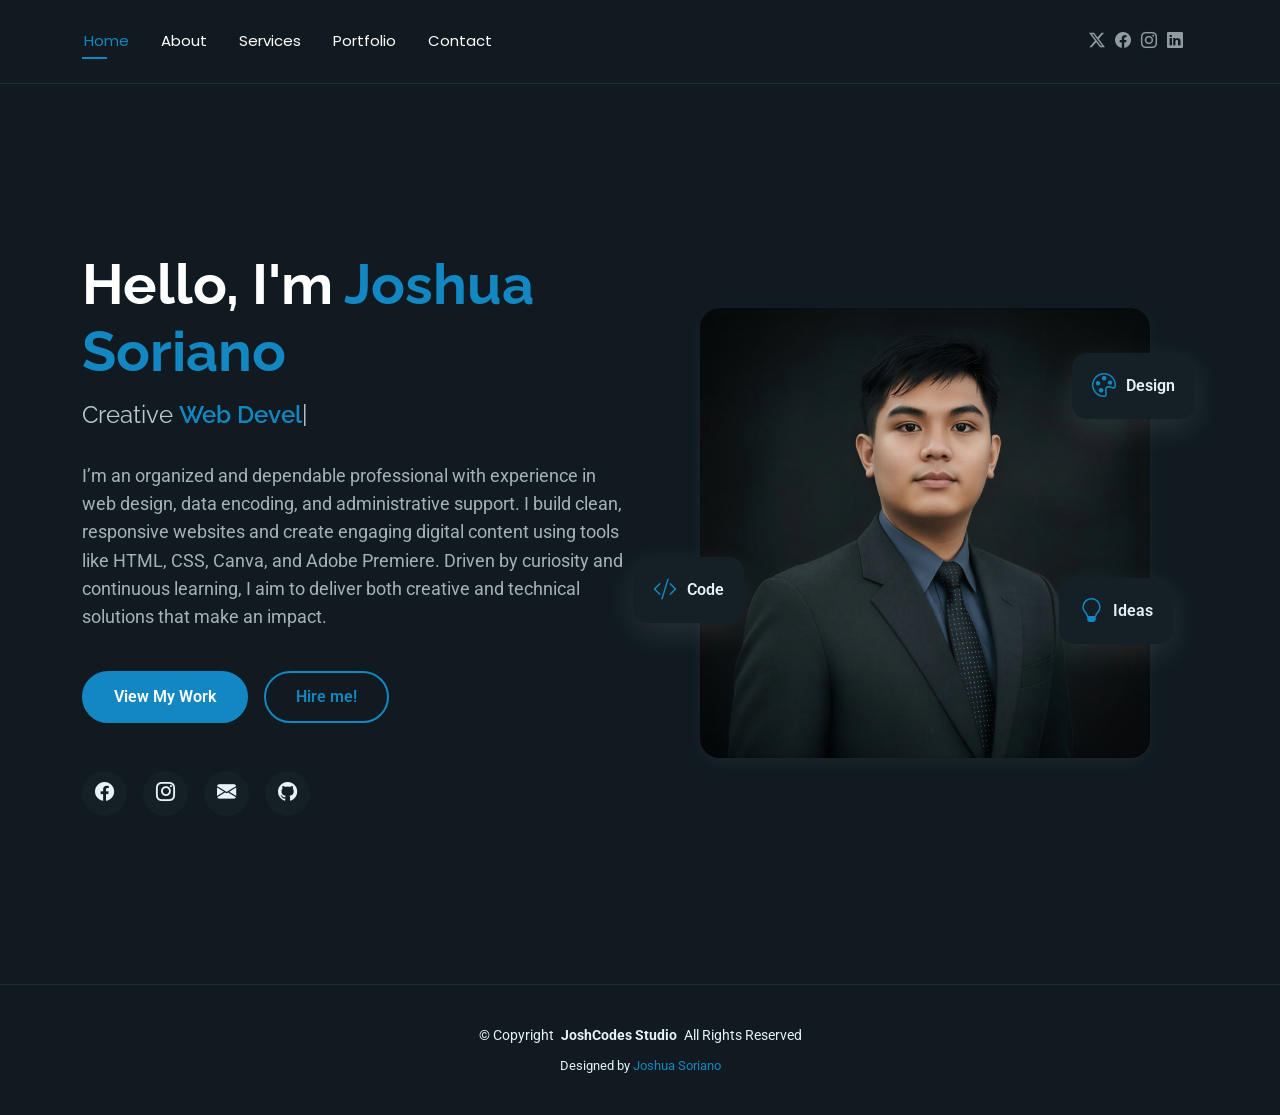
<file: index.html>
<!DOCTYPE html>
<html lang="en">

<head>
  <meta charset="utf-8">
  <meta content="width=device-width, initial-scale=1.0" name="viewport">
  <title>Home - JoshCodes Studio</title>
  <meta name="description" content="">
  <meta name="keywords" content="">
  <link href="assets/img/logo/logo.png" rel="icon" type="image/png">

  <!-- Fonts -->
  <link href="https://fonts.googleapis.com" rel="preconnect">
  <link href="https://fonts.gstatic.com" rel="preconnect" crossorigin>
  <link href="https://fonts.googleapis.com/css2?family=Roboto:ital,wght@0,100;0,300;0,400;0,500;0,700;0,900;1,100;1,300;1,400;1,500;1,700;1,900&family=Poppins:ital,wght@0,100;0,200;0,300;0,400;0,500;0,600;0,700;0,800;0,900;1,100;1,200;1,300;1,400;1,500;1,600;1,700;1,800;1,900&family=Raleway:ital,wght@0,100;0,200;0,300;0,400;0,500;0,600;0,700;0,800;0,900;1,100;1,200;1,300;1,400;1,500;1,600;1,700;1,800;1,900&display=swap" rel="stylesheet">

  <!-- Vendor CSS Files -->
  <link href="assets/vendor/bootstrap/css/bootstrap.min.css" rel="stylesheet">
  <link href="assets/vendor/bootstrap-icons/bootstrap-icons.css" rel="stylesheet">
  <link href="assets/vendor/aos/aos.css" rel="stylesheet">
  <link href="assets/vendor/swiper/swiper-bundle.min.css" rel="stylesheet">
  <link href="assets/vendor/glightbox/css/glightbox.min.css" rel="stylesheet">

  <!-- Main CSS File -->
  <link href="assets/css/main.css" rel="stylesheet">

  <!-- =======================================================
  * Template Name: FolioOne
  * Template URL: https://bootstrapmade.com/folioone-bootstrap-portfolio-website-template/
  * Updated: Aug 23 2025 with Bootstrap v5.3.7
  * Author: BootstrapMade.com
  * License: https://bootstrapmade.com/license/
  ======================================================== -->
</head>

<body class="index-page">

  <header id="header" class="header d-flex align-items-center light-background sticky-top">
    <div class="container position-relative d-flex align-items-center justify-content-between">

      <!-- <a href="index.html" class="logo d-flex align-items-center me-auto me-xl-0">
      <img src="assets/img/logo.webp" alt="">
      <h1 class="sitename">FolioOne</h1> 
    </a> -->

      <nav id="navmenu" class="navmenu">
        <ul>
          <li><a href="index.html" class="active">Home</a></li>
          <li><a href="about.html">About</a></li>
          <li><a href="services.html">Services</a></li>
          <li><a href="portfolio.html">Portfolio</a></li>
          <li><a href="contact.html">Contact</a></li>
        </ul>
        <i class="mobile-nav-toggle d-xl-none bi bi-list"></i>
      </nav>

      <div class="header-social-links">
        <a href="#" title="Twitter (Coming soon)"><i class="bi bi-twitter-x"></i></a>
        <a href="https://www.facebook.com/joshuasoriano26" target="_blank"><i class="bi bi-facebook"></i></a>
        <a href="https://www.instagram.com/joshua.soooo" target="_blank"><i class="bi bi-instagram"></i></a>
        <a href="#" title="LinkedIn (Coming soon)"><i class="bi bi-linkedin"></i></a>
      </div>

    </div>
  </header>

  <main class="main">

    <!-- Hero Section -->
    <section id="hero" class="hero section">

      <div class="container" data-aos="fade-up" data-aos-delay="100">

        <div class="row gy-4 align-items-center">
          <div class="col-lg-6 order-2 order-lg-1">
            <div class="hero-content">
              <h1 data-aos="fade-up" data-aos-delay="200">Hello, I'm <span class="highlight">Joshua Soriano</span></h1>
              <h2 data-aos="fade-up" data-aos-delay="300">Creative <span class="typed" data-typed-items="Web Developer, UI/UX Designer, Multimedia Editor, IT Support"></span></h2>
              <p data-aos="fade-up" data-aos-delay="400">
              I’m an organized and dependable professional with experience in web design, data encoding, and administrative support. 
              I build clean, responsive websites and create engaging digital content using tools like HTML, CSS, Canva, and Adobe Premiere. 
              Driven by curiosity and continuous learning, I aim to deliver both creative and technical solutions that make an impact.
              </p>
              <div class="hero-actions" data-aos="fade-up" data-aos-delay="500">              
                <a href="portfolio.html" class="btn btn-primary">View My Work</a>
                <a href="contact.html" class="btn btn-outline">Hire me!</a>
              </div>
              <div class="social-links" data-aos="fade-up" data-aos-delay="600">
                <a href="https://www.facebook.com/joshuasoriano26" target="_blank" class="facebook"><i class="bi bi-facebook"></i></a>
                <a href="https://www.instagram.com/joshua.soooo" target="_blank" class="instagram"><i class="bi bi-instagram"></i></a>
                <a href="mailto:joshuansoriano26@gmail.com" class="email"><i class="bi bi-envelope-fill"></i></a>
                <a href="https://github.com/joshuansoriano26" target="_blank" class="github"><i class="bi bi-github"></i></a>
              </div>                          
            </div>
          </div>
          <div class="col-lg-6 order-1 order-lg-2">
            <div class="hero-image" data-aos="zoom-in" data-aos-delay="300">
              <div class="image-wrapper">
                <img src="assets/img/profile/Portrait.png" alt="Sarah Mitchell" class="img-fluid">
                <div class="floating-elements">
                  <div class="floating-card design" data-aos="fade-left" data-aos-delay="700">
                    <i class="bi bi-palette"></i>
                    <span>Design</span>
                  </div>
                  <div class="floating-card code" data-aos="fade-right" data-aos-delay="800">
                    <i class="bi bi-code-slash"></i>
                    <span>Code</span>
                  </div>
                  <div class="floating-card creativity" data-aos="fade-up" data-aos-delay="900">
                    <i class="bi bi-lightbulb"></i>
                    <span>Ideas</span>
                  </div>
                </div>
              </div>
            </div>
          </div>
        </div>

      </div>

    </section><!-- /Hero Section -->

  </main>

  <footer id="footer" class="footer">

    <div class="container">
      <div class="copyright text-center ">
        <p>© <span>Copyright</span> <strong class="px-1 sitename">JoshCodes Studio</strong> <span>All Rights Reserved<br></span></p>
      </div>
      <div class="credits">
        Designed by <a href="https://www.facebook.com/joshuasoriano26">Joshua Soriano</a>
      </div>
    </div>

  </footer>

  <!-- Scroll Top -->
  <a href="#" id="scroll-top" class="scroll-top d-flex align-items-center justify-content-center"><i class="bi bi-arrow-up-short"></i></a>

  <!-- Preloader -->
  <div id="preloader"></div>

  <!-- Vendor JS Files -->
  <script src="assets/vendor/bootstrap/js/bootstrap.bundle.min.js"></script>
  <script src="assets/vendor/php-email-form/validate.js"></script>
  <script src="assets/vendor/aos/aos.js"></script>
  <script src="assets/vendor/typed.js/typed.umd.js"></script>
  <script src="assets/vendor/waypoints/noframework.waypoints.js"></script>
  <script src="assets/vendor/purecounter/purecounter_vanilla.js"></script>
  <script src="assets/vendor/swiper/swiper-bundle.min.js"></script>
  <script src="assets/vendor/imagesloaded/imagesloaded.pkgd.min.js"></script>
  <script src="assets/vendor/isotope-layout/isotope.pkgd.min.js"></script>
  <script src="assets/vendor/glightbox/js/glightbox.min.js"></script>

  <!-- Main JS File -->
  <script src="assets/js/main.js"></script>

</body>

</html>
</file>
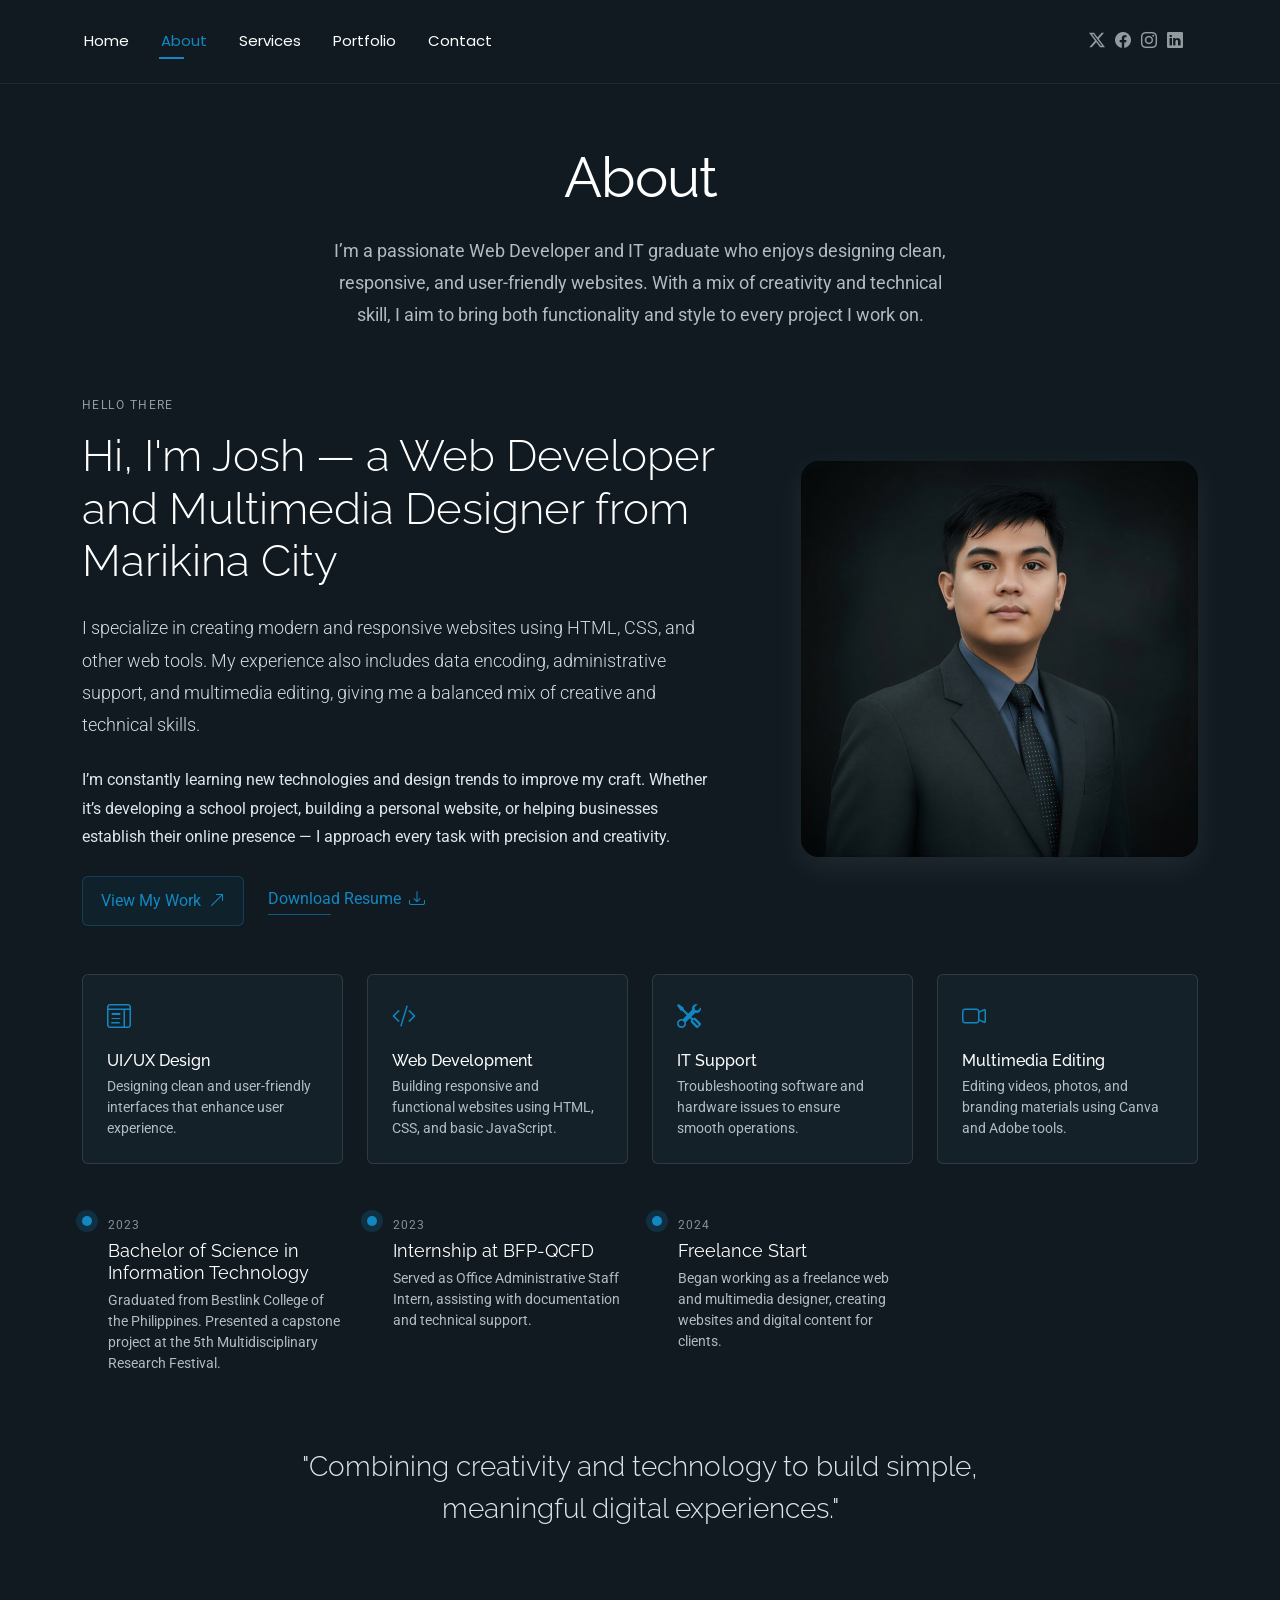
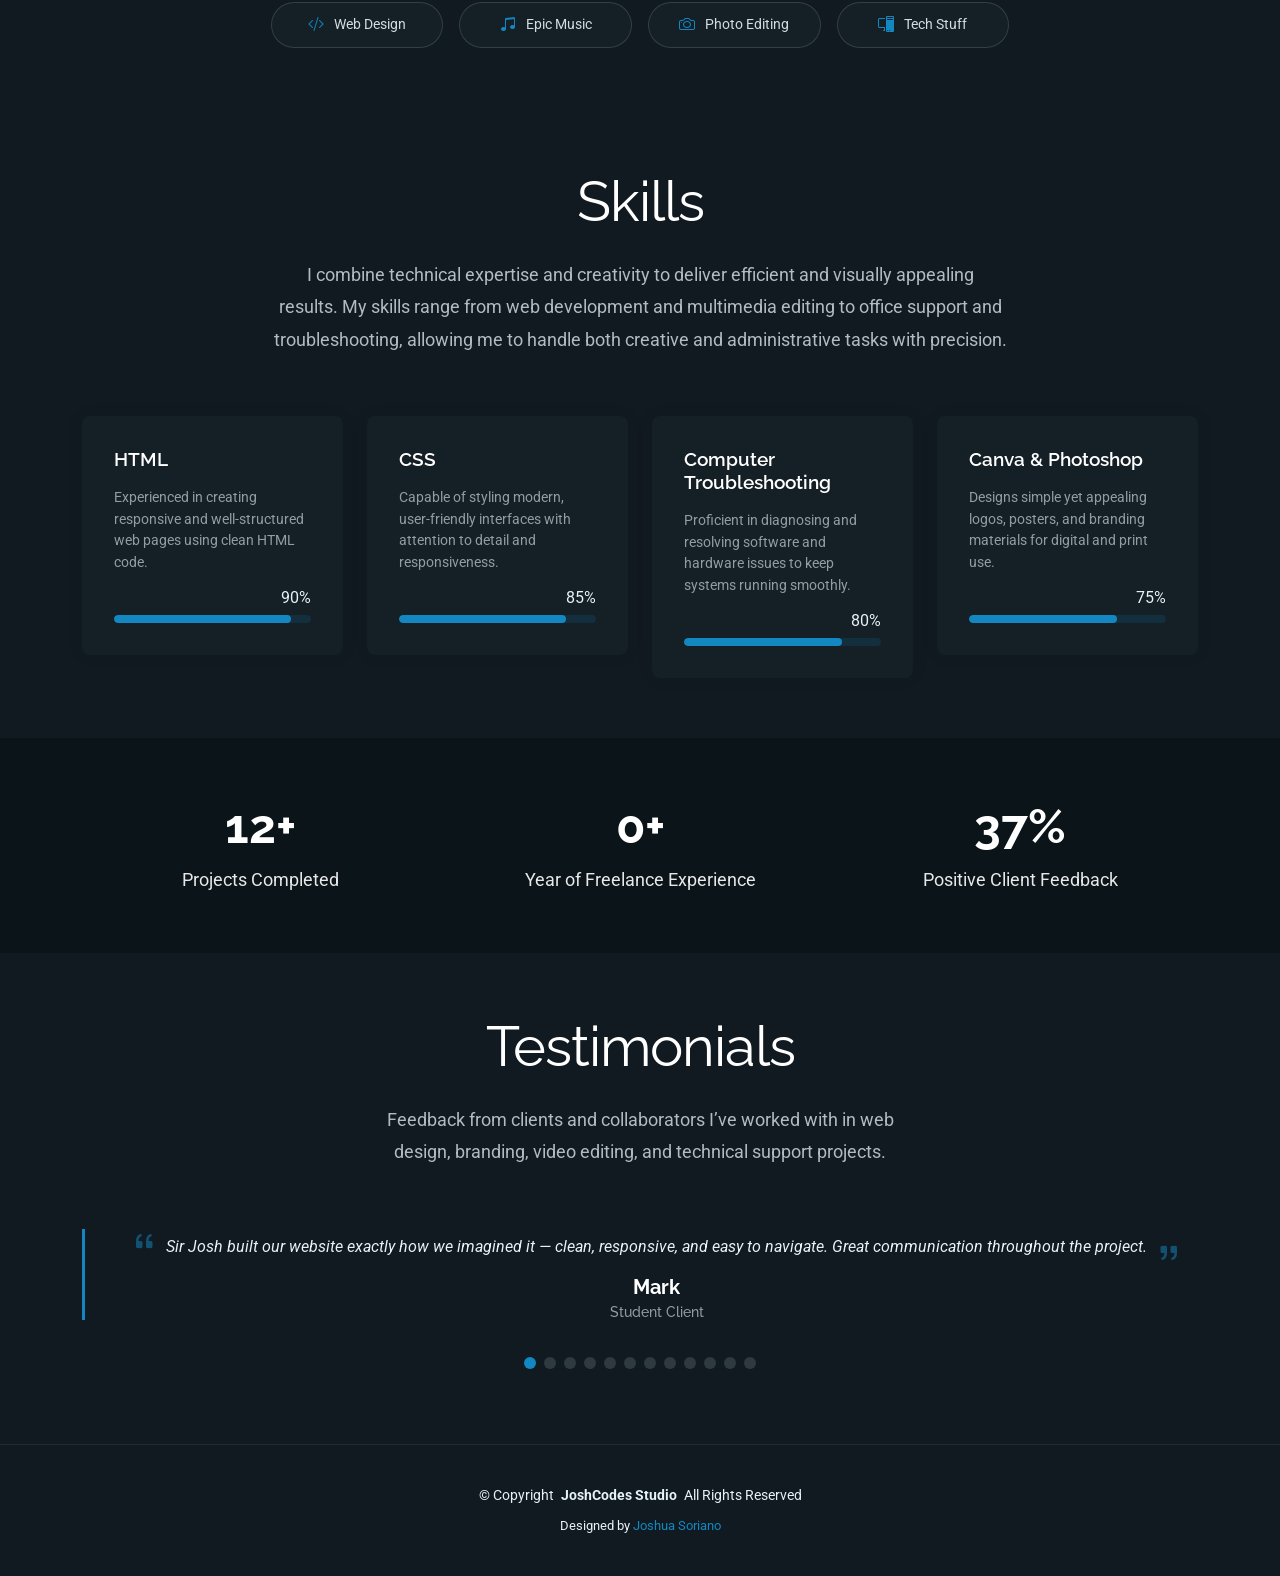
<file: about.html>
<!DOCTYPE html>
<html lang="en">

<head>
  <meta charset="utf-8">
  <meta content="width=device-width, initial-scale=1.0" name="viewport">
  <title>About - JoshCodes Studio</title>
  <meta name="description" content="">
  <meta name="keywords" content="">
  <link href="assets/img/logo/logo.png" rel="icon" type="image/png">

  <!-- Fonts -->
  <link href="https://fonts.googleapis.com" rel="preconnect">
  <link href="https://fonts.gstatic.com" rel="preconnect" crossorigin>
  <link href="https://fonts.googleapis.com/css2?family=Roboto:ital,wght@0,100;0,300;0,400;0,500;0,700;0,900;1,100;1,300;1,400;1,500;1,700;1,900&family=Poppins:ital,wght@0,100;0,200;0,300;0,400;0,500;0,600;0,700;0,800;0,900;1,100;1,200;1,300;1,400;1,500;1,600;1,700;1,800;1,900&family=Raleway:ital,wght@0,100;0,200;0,300;0,400;0,500;0,600;0,700;0,800;0,900;1,100;1,200;1,300;1,400;1,500;1,600;1,700;1,800;1,900&display=swap" rel="stylesheet">

  <!-- Vendor CSS Files -->
  <link href="assets/vendor/bootstrap/css/bootstrap.min.css" rel="stylesheet">
  <link href="assets/vendor/bootstrap-icons/bootstrap-icons.css" rel="stylesheet">
  <link href="assets/vendor/aos/aos.css" rel="stylesheet">
  <link href="assets/vendor/swiper/swiper-bundle.min.css" rel="stylesheet">
  <link href="assets/vendor/glightbox/css/glightbox.min.css" rel="stylesheet">

  <!-- Main CSS File -->
  <link href="assets/css/main.css" rel="stylesheet">

  <!-- =======================================================
  * Template Name: FolioOne
  * Template URL: https://bootstrapmade.com/folioone-bootstrap-portfolio-website-template/
  * Updated: Aug 23 2025 with Bootstrap v5.3.7
  * Author: BootstrapMade.com
  * License: https://bootstrapmade.com/license/
  ======================================================== -->
</head>

<body class="about-page">

  <header id="header" class="header d-flex align-items-center light-background sticky-top">
    <div class="container position-relative d-flex align-items-center justify-content-between">

      <!-- <a href="index.html" class="logo d-flex align-items-center me-auto me-xl-0">
      <img src="assets/img/logo.webp" alt="">
      <h1 class="sitename">FolioOne</h1> 
    </a> -->

      <nav id="navmenu" class="navmenu">
        <ul>
          <li><a href="index.html">Home</a></li>
          <li><a href="about.html" class="active">About</a></li>
          <li><a href="services.html">Services</a></li>
          <li><a href="portfolio.html">Portfolio</a></li>
          <li><a href="contact.html">Contact</a></li>
        </ul>
        <i class="mobile-nav-toggle d-xl-none bi bi-list"></i>
      </nav>

      <div class="header-social-links">
        <a href="#" title="Twitter (Coming soon)"><i class="bi bi-twitter-x"></i></a>
        <a href="https://www.facebook.com/joshuasoriano26" target="_blank"><i class="bi bi-facebook"></i></a>
        <a href="https://www.instagram.com/joshua.soooo" target="_blank"><i class="bi bi-instagram"></i></a>
        <a href="#" title="LinkedIn (Coming soon)"><i class="bi bi-linkedin"></i></a>
      </div>

    </div>
  </header>

  <main class="main">

    <!-- About Section -->
    <section id="about" class="about section">

      <!-- Section Title -->
      <div class="container section-title" data-aos="fade-up">
        <h2>About</h2>
        <p>I’m a passionate Web Developer and IT graduate who enjoys designing clean, responsive, and user-friendly websites. With a mix of creativity and technical skill, I aim to bring both functionality and style to every project I work on.</p>
      </div><!-- End Section Title -->
    
      <div class="container" data-aos="fade-up" data-aos-delay="100">

        <!-- Intro + Photo -->
        <div class="row align-items-center justify-content-between gy-5 mb-5">
          <div class="col-lg-7" data-aos="fade-right" data-aos-delay="150">
            <div class="intro-content">
              <span class="eyebrow">Hello there</span>
              <h2 class="headline">Hi, I'm Josh — a Web Developer and Multimedia Designer from Marikina City</h2>
              <p class="lead">
                I specialize in creating modern and responsive websites using HTML, CSS, and other web tools. My experience also includes data encoding, administrative support, and multimedia editing, giving me a balanced mix of creative and technical skills.
              </p>
              <p>
                I’m constantly learning new technologies and design trends to improve my craft. Whether it’s developing a school project, building a personal website, or helping businesses establish their online presence — I approach every task with precision and creativity.
              </p>
    
              <div class="cta-group">
                <a href="portfolio.html" class="btn-ghost">
                  View My Work <i class="bi bi-arrow-up-right"></i>
                </a>
                <a href="assets/Resumé.pdf" class="link-underline" download>
                  Download Resume <i class="bi bi-download"></i>
                </a>
              </div>
            </div>
          </div>
    
          <div class="col-lg-5" data-aos="zoom-in" data-aos-delay="250">
            <figure class="profile-figure text-center text-lg-end">
              <img src="assets/img/profile/Portrait.png" alt="Portrait of Joshua Soriano" class="img-fluid profile-photo">
            </figure>
          </div>
        </div>
        <!-- End Intro + Photo -->

        <!-- Skills Grid -->
        <div class="mb-5">
          <div class="row g-4">
            <div class="col-6 col-md-4 col-lg-3" data-aos="fade-up" data-aos-delay="120">
              <div class="skill-item">
                <i class="bi bi-layout-text-window"></i>
                <h3>UI/UX Design</h3>
                <p>Designing clean and user-friendly interfaces that enhance user experience.</p>
              </div>
            </div>
            <div class="col-6 col-md-4 col-lg-3" data-aos="fade-up" data-aos-delay="180">
              <div class="skill-item">
                <i class="bi bi-code-slash"></i>
                <h3>Web Development</h3>
                <p>Building responsive and functional websites using HTML, CSS, and basic JavaScript.</p>
              </div>
            </div>
            <div class="col-6 col-md-4 col-lg-3" data-aos="fade-up" data-aos-delay="240">
              <div class="skill-item">
                <i class="bi bi-tools"></i>
                <h3>IT Support</h3>
                <p>Troubleshooting software and hardware issues to ensure smooth operations.</p>
              </div>
            </div>
            <div class="col-6 col-md-4 col-lg-3" data-aos="fade-up" data-aos-delay="300">
              <div class="skill-item">
                <i class="bi bi-camera-video"></i>
                <h3>Multimedia Editing</h3>
                <p>Editing videos, photos, and branding materials using Canva and Adobe tools.</p>
              </div>
            </div>
          </div>
        </div>
        <!-- End Skills Grid -->

        <!-- Journey Timeline -->
        <div class="mb-5">
          <div class="row g-4">
            <div class="col-md-6 col-lg-3" data-aos="fade-up" data-aos-delay="120">
              <article class="timeline-item">
                <span class="dot"></span>
                <time>2023</time>
                <h4>Bachelor of Science in Information Technology</h4>
                <p>Graduated from Bestlink College of the Philippines. Presented a capstone project at the 5th Multidisciplinary Research Festival.</p>
              </article>
            </div>
            <div class="col-md-6 col-lg-3" data-aos="fade-up" data-aos-delay="180">
              <article class="timeline-item">
                <span class="dot"></span>
                <time>2023</time>
                <h4>Internship at BFP-QCFD</h4>
                <p>Served as Office Administrative Staff Intern, assisting with documentation and technical support.</p>
              </article>
            </div>
            <div class="col-md-6 col-lg-3" data-aos="fade-up" data-aos-delay="240">
              <article class="timeline-item">
                <span class="dot"></span>
                <time>2024</time>
                <h4>Freelance Start</h4>
                <p>Began working as a freelance web and multimedia designer, creating websites and digital content for clients.</p>
              </article>
            </div>
          </div>
        </div>
        <!-- End Journey Timeline -->

        <!-- Quote -->
        <blockquote class="personal-quote text-center mb-5" data-aos="fade-down" data-aos-delay="200">
          <p>"Combining creativity and technology to build simple, meaningful digital experiences."</p>
        </blockquote>
        <!-- End Quote -->

        <!-- Fun Facts -->
        <div class="row g-3 justify-content-center">
          <div class="col-6 col-md-3 col-lg-2" data-aos="zoom-in" data-aos-delay="120">
            <div class="fact-pill">
              <i class="bi bi-code-slash"></i>
              <span>Web Design</span>
            </div>
          </div>
          <div class="col-6 col-md-3 col-lg-2" data-aos="zoom-in" data-aos-delay="160">
            <div class="fact-pill">
              <i class="bi bi-music-note-beamed"></i>
              <span>Epic Music</span>
            </div>
          </div>
          <div class="col-6 col-md-3 col-lg-2" data-aos="zoom-in" data-aos-delay="200">
            <div class="fact-pill">
              <i class="bi bi-camera"></i>
              <span>Photo Editing</span>
            </div>
          </div>
          <div class="col-6 col-md-3 col-lg-2" data-aos="zoom-in" data-aos-delay="240">
            <div class="fact-pill">
              <i class="bi bi-pc-display"></i>
              <span>Tech Stuff</span>
            </div>
          </div>
        </div>
        
        <!-- End Fun Facts -->

      </div>

    </section><!-- /About Section -->

    <!-- Skills Section -->
    <section id="skills" class="skills section">

      <!-- Section Title -->
      <div class="container section-title" data-aos="fade-up">
        <h2>Skills</h2>
        <p>
          I combine technical expertise and creativity to deliver efficient and visually appealing results. 
          My skills range from web development and multimedia editing to office support and troubleshooting, 
          allowing me to handle both creative and administrative tasks with precision.
        </p>
      </div>
      <!-- End Section Title -->

      <div class="container" data-aos="fade-up" data-aos-delay="100">

        <div class="row g-4 skills-animation">
      
          <div class="col-md-6 col-lg-3" data-aos="fade-up" data-aos-delay="100">
            <div class="skill-box">
              <h3>HTML</h3>
              <p>Experienced in creating responsive and well-structured web pages using clean HTML code.</p>
              <span class="text-end d-block">90%</span>
              <div class="progress">
                <div class="progress-bar" role="progressbar" aria-valuenow="90" aria-valuemin="0" aria-valuemax="100"></div>
              </div>
            </div>
          </div>
      
          <div class="col-md-6 col-lg-3" data-aos="fade-up" data-aos-delay="200">
            <div class="skill-box">
              <h3>CSS</h3>
              <p>Capable of styling modern, user-friendly interfaces with attention to detail and responsiveness.</p>
              <span class="text-end d-block">85%</span>
              <div class="progress">
                <div class="progress-bar" role="progressbar" aria-valuenow="85" aria-valuemin="0" aria-valuemax="100"></div>
              </div>
            </div>
          </div>
      
          <div class="col-md-6 col-lg-3" data-aos="fade-up" data-aos-delay="300">
            <div class="skill-box">
              <h3>Computer Troubleshooting</h3>
              <p>Proficient in diagnosing and resolving software and hardware issues to keep systems running smoothly.</p>
              <span class="text-end d-block">80%</span>
              <div class="progress">
                <div class="progress-bar" role="progressbar" aria-valuenow="80" aria-valuemin="0" aria-valuemax="100"></div>
              </div>
            </div>
          </div>
      
          <div class="col-md-6 col-lg-3" data-aos="fade-up" data-aos-delay="400">
            <div class="skill-box">
              <h3>Canva & Photoshop</h3>
              <p>Designs simple yet appealing logos, posters, and branding materials for digital and print use.</p>
              <span class="text-end d-block">75%</span>
              <div class="progress">
                <div class="progress-bar" role="progressbar" aria-valuenow="75" aria-valuemin="0" aria-valuemax="100"></div>
              </div>
            </div>
          </div>
      
        </div>
      
      </div>
      

    </section><!-- /Skills Section -->

    <!-- Stats Section -->
    <section id="stats" class="stats section dark-background">

      <div class="container" data-aos="fade-up" data-aos-delay="100">
    
        <div class="row justify-content-center text-center counters">
    
          <div class="col-md-4" data-aos="fade-up" data-aos-delay="200">
            <h2>
              <span data-purecounter-start="0" data-purecounter-end="30" data-purecounter-duration="1" class="purecounter"></span>+
            </h2>
            <p>Projects Completed</p>
          </div>
    
          <div class="col-md-4" data-aos="fade-up" data-aos-delay="300">
            <h2>
              <span data-purecounter-start="0" data-purecounter-end="1" data-purecounter-duration="1" class="purecounter"></span>+
            </h2>
            <p>Year of Freelance Experience</p>
          </div>
    
          <div class="col-md-4" data-aos="fade-up" data-aos-delay="400">
            <h2>
              <span data-purecounter-start="0" data-purecounter-end="90" data-purecounter-duration="1" class="purecounter"></span>%
            </h2>
            <p>Positive Client Feedback</p>
          </div>
    
        </div>
    
      </div>
    
    </section>
    
    <!-- /Stats Section -->

    <!-- Testimonials Section -->
    <section id="testimonials" class="testimonials section">

      <!-- Section Title -->
      <div class="container section-title" data-aos="fade-up">
        <h2>Testimonials</h2>
        <p>Feedback from clients and collaborators I’ve worked with in web design, branding, video editing, and technical support projects.</p>
      </div><!-- End Section Title -->
    
      <div class="container" data-aos="fade-up" data-aos-delay="100">
    
        <div class="swiper init-swiper">
          <script type="application/json" class="swiper-config">
            {
              "loop": true,
              "speed": 600,
              "autoplay": {
                "delay": 5000
              },
              "slidesPerView": "auto",
              "pagination": {
                "el": ".swiper-pagination",
                "type": "bullets",
                "clickable": true
              }
            }
          </script>
    
          <div class="swiper-wrapper">
    
            <!-- 1 -->
            <div class="swiper-slide">
              <div class="testimonial-item text-center">
                <div class="testimonial-content">
                  <p>
                    <i class="bi bi-quote quote-icon-left"></i>
                    <span>Sir Josh built our website exactly how we imagined it — clean, responsive, and easy to navigate. Great communication throughout the project.</span>
                    <i class="bi bi-quote quote-icon-right"></i>
                  </p>
                  <h3>Mark</h3>
                  <h4>Student Client</h4>
                </div>
              </div>
            </div>
    
            <!-- 2 -->
            <div class="swiper-slide">
              <div class="testimonial-item text-center">
                <div class="testimonial-content">
                  <p>
                    <i class="bi bi-quote quote-icon-left"></i>
                    <span>He helped redesign my small business page and made it more professional-looking. Highly reliable and easy to talk to.</span>
                    <i class="bi bi-quote quote-icon-right"></i>
                  </p>
                  <h3>Ana</h3>
                  <h4>Online Seller</h4>
                </div>
              </div>
            </div>
    
            <!-- 3 -->
            <div class="swiper-slide">
              <div class="testimonial-item text-center">
                <div class="testimonial-content">
                  <p>
                    <i class="bi bi-quote quote-icon-left"></i>
                    <span>I loved the logo he designed for my small brand. Simple but unique — it perfectly matched my business style.</span>
                    <i class="bi bi-quote quote-icon-right"></i>
                  </p>
                  <h3>Ella</h3>
                  <h4>Logo Design Client</h4>
                </div>
              </div>
            </div>
    
            <!-- 4 -->
            <div class="swiper-slide">
              <div class="testimonial-item text-center">
                <div class="testimonial-content">
                  <p>
                    <i class="bi bi-quote quote-icon-left"></i>
                    <span>Kuya Josh edited our short promo video for school — it looked very clean and professional. Fast turnaround too!</span>
                    <i class="bi bi-quote quote-icon-right"></i>
                  </p>
                  <h3>Renz</h3>
                  <h4>Video Editing Client</h4>
                </div>
              </div>
            </div>
    
            <!-- 5 -->
            <div class="swiper-slide">
              <div class="testimonial-item text-center">
                <div class="testimonial-content">
                  <p>
                    <i class="bi bi-quote quote-icon-left"></i>
                    <span>I asked him to make a short montage with captions for our event — everything turned out great. Excellent attention to detail!</span>
                    <i class="bi bi-quote quote-icon-right"></i>
                  </p>
                  <h3>Mae</h3>
                  <h4>Multimedia Project</h4>
                </div>
              </div>
            </div>
    
            <!-- 6 -->
            <div class="swiper-slide">
              <div class="testimonial-item text-center">
                <div class="testimonial-content">
                  <p>
                    <i class="bi bi-quote quote-icon-left"></i>
                    <span>Very accommodating and professional. He helped me fix my laptop and organize my files quickly and efficiently.</span>
                    <i class="bi bi-quote quote-icon-right"></i>
                  </p>
                  <h3>Leo</h3>
                  <h4>IT Support Client</h4>
                </div>
              </div>
            </div>
    
            <!-- 7 -->
            <div class="swiper-slide">
              <div class="testimonial-item text-center">
                <div class="testimonial-content">
                  <p>
                    <i class="bi bi-quote quote-icon-left"></i>
                    <span>Josh designed a clean landing page for our research project. It was easy to use and looked professional on all devices.</span>
                    <i class="bi bi-quote quote-icon-right"></i>
                  </p>
                  <h3>Carl</h3>
                  <h4>Academic Project</h4>
                </div>
              </div>
            </div>
    
            <!-- 8 -->
            <div class="swiper-slide">
              <div class="testimonial-item text-center">
                <div class="testimonial-content">
                  <p>
                    <i class="bi bi-quote quote-icon-left"></i>
                    <span>I needed a quick logo for my vlog page — Joshua delivered within a day! Great creativity and simplicity.</span>
                    <i class="bi bi-quote quote-icon-right"></i>
                  </p>
                  <h3>Bea</h3>
                  <h4>Vlogger Client</h4>
                </div>
              </div>
            </div>
    
            <!-- 9 -->
            <div class="swiper-slide">
              <div class="testimonial-item text-center">
                <div class="testimonial-content">
                  <p>
                    <i class="bi bi-quote quote-icon-left"></i>
                    <span>He created an intro video for our presentation using CapCut — everyone in class loved it. Highly recommended!</span>
                    <i class="bi bi-quote quote-icon-right"></i>
                  </p>
                  <h3>Steve</h3>
                  <h4>Video Editing Project</h4>
                </div>
              </div>
            </div>
    
            <!-- 10 -->
            <div class="swiper-slide">
              <div class="testimonial-item text-center">
                <div class="testimonial-content">
                  <p>
                    <i class="bi bi-quote quote-icon-left"></i>
                    <span>He helped our team format reports and fix data layouts in Excel — very organized and dependable.</span>
                    <i class="bi bi-quote quote-icon-right"></i>
                  </p>
                  <h3>Grace</h3>
                  <h4>Admin Task Support</h4>
                </div>
              </div>
            </div>
    
            <!-- 11 -->
            <div class="swiper-slide">
              <div class="testimonial-item text-center">
                <div class="testimonial-content">
                  <p>
                    <i class="bi bi-quote quote-icon-left"></i>
                    <span>Josh helped me troubleshoot some website issues — he was patient and explained everything clearly. Great service!</span>
                    <i class="bi bi-quote quote-icon-right"></i>
                  </p>
                  <h3>Ian</h3>
                  <h4>Technical Support Client</h4>
                </div>
              </div>
            </div>
    
            <!-- 12 -->
            <div class="swiper-slide">
              <div class="testimonial-item text-center">
                <div class="testimonial-content">
                  <p>
                    <i class="bi bi-quote quote-icon-left"></i>
                    <span>Easy to work with and delivers quality results. I’ve collaborated with him twice already for digital posters and layout designs.</span>
                    <i class="bi bi-quote quote-icon-right"></i>
                  </p>
                  <h3>Lara</h3>
                  <h4>Graphic Design Client</h4>
                </div>
              </div>
            </div>
    
          </div>
          <div class="swiper-pagination"></div>
        </div>
    
      </div>
    
    </section>    
    <!-- /Testimonials Section -->

  </main>

  <footer id="footer" class="footer">

    <div class="container">
      <div class="copyright text-center ">
        <p>© <span>Copyright</span> <strong class="px-1 sitename">JoshCodes Studio</strong> <span>All Rights Reserved<br></span></p>
      </div>
      <div class="credits">
        Designed by <a href="https://www.facebook.com/joshuasoriano26">Joshua Soriano</a>
      </div>
    </div>

  </footer>

  <!-- Scroll Top -->
  <a href="#" id="scroll-top" class="scroll-top d-flex align-items-center justify-content-center"><i class="bi bi-arrow-up-short"></i></a>

  <!-- Preloader -->
  <div id="preloader"></div>

  <!-- Vendor JS Files -->
  <script src="assets/vendor/bootstrap/js/bootstrap.bundle.min.js"></script>
  <script src="assets/vendor/php-email-form/validate.js"></script>
  <script src="assets/vendor/aos/aos.js"></script>
  <script src="assets/vendor/typed.js/typed.umd.js"></script>
  <script src="assets/vendor/waypoints/noframework.waypoints.js"></script>
  <script src="assets/vendor/purecounter/purecounter_vanilla.js"></script>
  <script src="assets/vendor/swiper/swiper-bundle.min.js"></script>
  <script src="assets/vendor/imagesloaded/imagesloaded.pkgd.min.js"></script>
  <script src="assets/vendor/isotope-layout/isotope.pkgd.min.js"></script>
  <script src="assets/vendor/glightbox/js/glightbox.min.js"></script>

  <!-- Main JS File -->
  <script src="assets/js/main.js"></script>

</body>

</html>
</file>
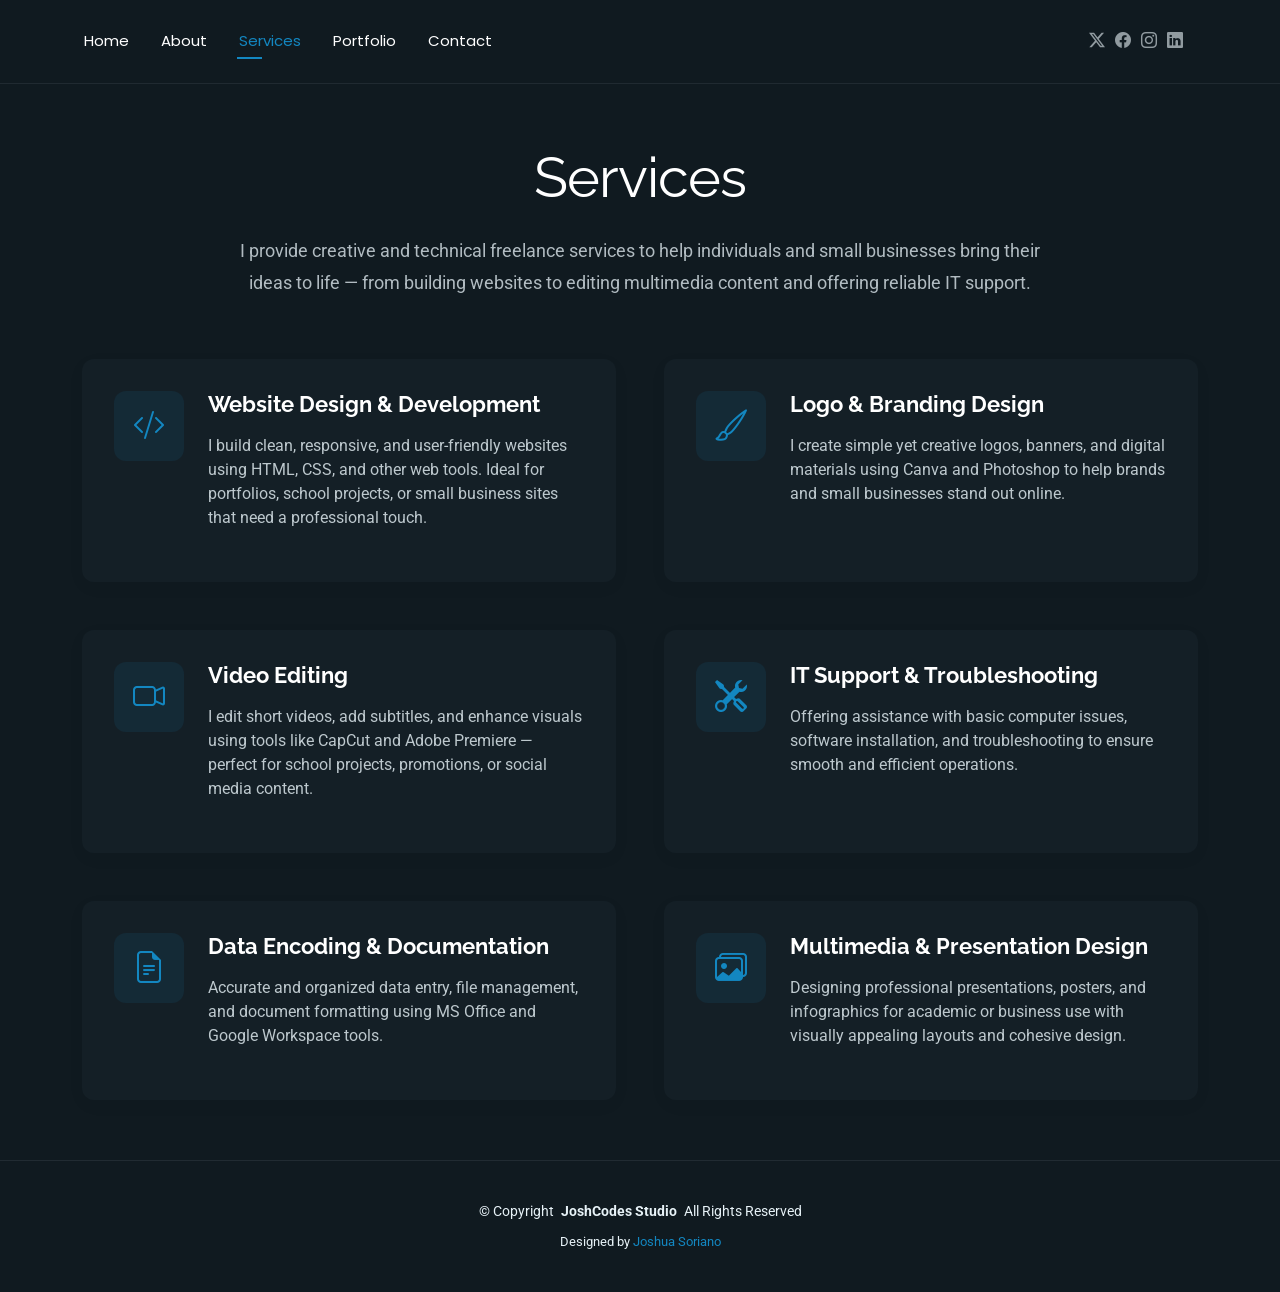
<file: services.html>
<!DOCTYPE html>
<html lang="en">

<head>
  <meta charset="utf-8">
  <meta content="width=device-width, initial-scale=1.0" name="viewport">
  <title>Services - JoshCodes Studio</title>
  <meta name="description" content="">
  <meta name="keywords" content="">
  <link href="assets/img/logo/logo.png" rel="icon" type="image/png">

  <!-- Fonts -->
  <link href="https://fonts.googleapis.com" rel="preconnect">
  <link href="https://fonts.gstatic.com" rel="preconnect" crossorigin>
  <link href="https://fonts.googleapis.com/css2?family=Roboto:ital,wght@0,100;0,300;0,400;0,500;0,700;0,900;1,100;1,300;1,400;1,500;1,700;1,900&family=Poppins:ital,wght@0,100;0,200;0,300;0,400;0,500;0,600;0,700;0,800;0,900;1,100;1,200;1,300;1,400;1,500;1,600;1,700;1,800;1,900&family=Raleway:ital,wght@0,100;0,200;0,300;0,400;0,500;0,600;0,700;0,800;0,900;1,100;1,200;1,300;1,400;1,500;1,600;1,700;1,800;1,900&display=swap" rel="stylesheet">

  <!-- Vendor CSS Files -->
  <link href="assets/vendor/bootstrap/css/bootstrap.min.css" rel="stylesheet">
  <link href="assets/vendor/bootstrap-icons/bootstrap-icons.css" rel="stylesheet">
  <link href="assets/vendor/aos/aos.css" rel="stylesheet">
  <link href="assets/vendor/swiper/swiper-bundle.min.css" rel="stylesheet">
  <link href="assets/vendor/glightbox/css/glightbox.min.css" rel="stylesheet">

  <!-- Main CSS File -->
  <link href="assets/css/main.css" rel="stylesheet">
</head>

<body class="services-page">

  <header id="header" class="header d-flex align-items-center light-background sticky-top">
    <div class="container position-relative d-flex align-items-center justify-content-between">

      <nav id="navmenu" class="navmenu">
        <ul>
          <li><a href="index.html">Home</a></li>
          <li><a href="about.html">About</a></li>
          <li><a href="services.html" class="active">Services</a></li>
          <li><a href="portfolio.html">Portfolio</a></li>
          <li><a href="contact.html">Contact</a></li>
        </ul>
        <i class="mobile-nav-toggle d-xl-none bi bi-list"></i>
      </nav>

      <div class="header-social-links">
        <a href="#" title="Twitter (Coming soon)"><i class="bi bi-twitter-x"></i></a>
        <a href="https://www.facebook.com/joshuasoriano26" target="_blank"><i class="bi bi-facebook"></i></a>
        <a href="#" title="Instagram (Coming soon)"><i class="bi bi-instagram"></i></a>
        <a href="#" title="LinkedIn (Coming soon)"><i class="bi bi-linkedin"></i></a>
      </div>

    </div>
  </header>

  <main class="main">

    <!-- Services Section -->
    <section id="services" class="services section">

      <!-- Section Title -->
      <div class="container section-title" data-aos="fade-up">
        <h2>Services</h2>
        <p>I provide creative and technical freelance services to help individuals and small businesses bring their ideas to life — from building websites to editing multimedia content and offering reliable IT support.</p>
      </div><!-- End Section Title -->
    
      <div class="container" data-aos="fade-up" data-aos-delay="100">
    
        <div class="row justify-content-center g-5">
    
          <!-- Web Development -->
          <div class="col-md-6" data-aos="fade-right" data-aos-delay="100">
            <div class="service-item">
              <div class="service-icon">
                <i class="bi bi-code-slash"></i>
              </div>
              <div class="service-content">
                <h3>Website Design & Development</h3>
                <p>I build clean, responsive, and user-friendly websites using HTML, CSS, and other web tools. Ideal for portfolios, school projects, or small business sites that need a professional touch.</p>
              </div>
            </div>
          </div>
    
          <!-- Logo & Branding -->
          <div class="col-md-6" data-aos="fade-left" data-aos-delay="100">
            <div class="service-item">
              <div class="service-icon">
                <i class="bi bi-brush"></i>
              </div>
              <div class="service-content">
                <h3>Logo & Branding Design</h3>
                <p>I create simple yet creative logos, banners, and digital materials using Canva and Photoshop to help brands and small businesses stand out online.</p>
              </div>
            </div>
          </div>
    
          <!-- Video Editing -->
          <div class="col-md-6" data-aos="fade-right" data-aos-delay="200">
            <div class="service-item">
              <div class="service-icon">
                <i class="bi bi-camera-video"></i>
              </div>
              <div class="service-content">
                <h3>Video Editing</h3>
                <p>I edit short videos, add subtitles, and enhance visuals using tools like CapCut and Adobe Premiere — perfect for school projects, promotions, or social media content.</p>
              </div>
            </div>
          </div>
    
          <!-- IT Support -->
          <div class="col-md-6" data-aos="fade-left" data-aos-delay="200">
            <div class="service-item">
              <div class="service-icon">
                <i class="bi bi-tools"></i>
              </div>
              <div class="service-content">
                <h3>IT Support & Troubleshooting</h3>
                <p>Offering assistance with basic computer issues, software installation, and troubleshooting to ensure smooth and efficient operations.</p>
              </div>
            </div>
          </div>
    
          <!-- Data Encoding -->
          <div class="col-md-6" data-aos="fade-right" data-aos-delay="300">
            <div class="service-item">
              <div class="service-icon">
                <i class="bi bi-file-earmark-text"></i>
              </div>
              <div class="service-content">
                <h3>Data Encoding & Documentation</h3>
                <p>Accurate and organized data entry, file management, and document formatting using MS Office and Google Workspace tools.</p>
              </div>
            </div>
          </div>
    
          <!-- Multimedia Design -->
          <div class="col-md-6" data-aos="fade-left" data-aos-delay="300">
            <div class="service-item">
              <div class="service-icon">
                <i class="bi bi-images"></i>
              </div>
              <div class="service-content">
                <h3>Multimedia & Presentation Design</h3>
                <p>Designing professional presentations, posters, and infographics for academic or business use with visually appealing layouts and cohesive design.</p>
              </div>
            </div>
          </div>
    
        </div>
    
      </div>
    
    </section>
    <!-- /Services Section -->

  </main>

  <footer id="footer" class="footer">

    <div class="container">
      <div class="copyright text-center ">
        <p>© <span>Copyright</span> <strong class="px-1 sitename">JoshCodes Studio</strong> <span>All Rights Reserved<br></span></p>
      </div>
      <div class="credits">
        Designed by <a href="https://www.facebook.com/joshuasoriano26">Joshua Soriano</a>
      </div>
    </div>

  </footer>

  <!-- Scroll Top -->
  <a href="#" id="scroll-top" class="scroll-top d-flex align-items-center justify-content-center"><i class="bi bi-arrow-up-short"></i></a>

  <!-- Preloader -->
  <div id="preloader"></div>

  <!-- Vendor JS Files -->
  <script src="assets/vendor/bootstrap/js/bootstrap.bundle.min.js"></script>
  <script src="assets/vendor/php-email-form/validate.js"></script>
  <script src="assets/vendor/aos/aos.js"></script>
  <script src="assets/vendor/typed.js/typed.umd.js"></script>
  <script src="assets/vendor/waypoints/noframework.waypoints.js"></script>
  <script src="assets/vendor/purecounter/purecounter_vanilla.js"></script>
  <script src="assets/vendor/swiper/swiper-bundle.min.js"></script>
  <script src="assets/vendor/imagesloaded/imagesloaded.pkgd.min.js"></script>
  <script src="assets/vendor/isotope-layout/isotope.pkgd.min.js"></script>
  <script src="assets/vendor/glightbox/js/glightbox.min.js"></script>

  <!-- Main JS File -->
  <script src="assets/js/main.js"></script>

</body>

</html>
</file>
<file: assets/css/main.css>
:root {
  --default-font: "Roboto",  system-ui, -apple-system, "Segoe UI", Roboto, "Helvetica Neue", Arial, "Noto Sans", "Liberation Sans", sans-serif, "Apple Color Emoji", "Segoe UI Emoji", "Segoe UI Symbol", "Noto Color Emoji";
  --heading-font: "Raleway",  sans-serif;
  --nav-font: "Poppins",  sans-serif;
}

/* Global Colors - The following color variables are used throughout the website. Updating them here will change the color scheme of the entire website */
:root { 
  --background-color: #101a20; /* Background color for the entire website, including individual sections */
  --default-color: #e7f2f7; /* Default color used for the majority of the text content across the entire website */
  --heading-color: #ffffff; /* Color for headings, subheadings and title throughout the website */
  --accent-color: #1387c1; /* Accent color that represents your brand on the website. It's used for buttons, links, and other elements that need to stand out */
  --surface-color: #141f26; /* The surface color is used as a background of boxed elements within sections, such as cards, icon boxes, or other elements that require a visual separation from the global background. */
  --contrast-color: #ffffff; /* Contrast color for text, ensuring readability against backgrounds of accent, heading, or default colors. */
}

/* Nav Menu Colors - The following color variables are used specifically for the navigation menu. They are separate from the global colors to allow for more customization options */
:root {
  --nav-color: #ffffff;  /* The default color of the main navmenu links */
  --nav-hover-color: #1387c1; /* Applied to main navmenu links when they are hovered over or active */
  --nav-mobile-background-color: #213642; /* Used as the background color for mobile navigation menu */
  --nav-dropdown-background-color: #051117; /* Used as the background color for dropdown items that appear when hovering over primary navigation items */
  --nav-dropdown-color: #e7f2f7; /* Used for navigation links of the dropdown items in the navigation menu. */
  --nav-dropdown-hover-color: #1387c1; /* Similar to --nav-hover-color, this color is applied to dropdown navigation links when they are hovered over. */
}

/* Color Presets - These classes override global colors when applied to any section or element, providing reuse of the sam color scheme. */

.light-background {
  --background-color: #142027;
  --surface-color: #325264;
}

.dark-background {
  --background-color: #0b1419;
  --default-color: #ffffff;
  --heading-color: #ffffff;
  --surface-color: #252525;
  --contrast-color: #ffffff;
}

/* Smooth scroll */
:root {
  scroll-behavior: smooth;
}

/*--------------------------------------------------------------
# General Styling & Shared Classes
--------------------------------------------------------------*/
body {
  color: var(--default-color);
  background-color: var(--background-color);
  font-family: var(--default-font);
}

a {
  color: var(--accent-color);
  text-decoration: none;
  transition: 0.3s;
}

a:hover {
  color: color-mix(in srgb, var(--accent-color), transparent 25%);
  text-decoration: none;
}

h1,
h2,
h3,
h4,
h5,
h6 {
  color: var(--heading-color);
  font-family: var(--heading-font);
}

/* PHP Email Form Messages
------------------------------*/
.php-email-form .error-message {
  display: none;
  background: #df1529;
  color: #ffffff;
  text-align: left;
  padding: 15px;
  margin-bottom: 24px;
  font-weight: 600;
}

.php-email-form .sent-message {
  display: none;
  color: #ffffff;
  background: #059652;
  text-align: center;
  padding: 15px;
  margin-bottom: 24px;
  font-weight: 600;
}

.php-email-form .loading {
  display: none;
  background: var(--surface-color);
  text-align: center;
  padding: 15px;
  margin-bottom: 24px;
}

.php-email-form .loading:before {
  content: "";
  display: inline-block;
  border-radius: 50%;
  width: 24px;
  height: 24px;
  margin: 0 10px -6px 0;
  border: 3px solid var(--accent-color);
  border-top-color: var(--surface-color);
  animation: php-email-form-loading 1s linear infinite;
}

@keyframes php-email-form-loading {
  0% {
    transform: rotate(0deg);
  }

  100% {
    transform: rotate(360deg);
  }
}

/*--------------------------------------------------------------
# Global Header
--------------------------------------------------------------*/
.header {
  --background-color: rgba(255, 255, 255, 0);
  color: var(--default-color);
  background-color: var(--background-color);
  padding: 15px 0;
  transition: all 0.5s;
  z-index: 997;
  border-bottom: 1px solid color-mix(in srgb, var(--default-color), transparent 92%);
}

.header .logo {
  line-height: 1;
}

.header .logo img {
  max-height: 36px;
  margin-right: 8px;
}

.header .logo h1 {
  font-size: 32px;
  margin: 0;
  font-weight: 400;
  color: var(--heading-color);
}

.header .header-social-links {
  padding-right: 15px;
}

.header .header-social-links a {
  color: color-mix(in srgb, var(--default-color), transparent 40%);
  padding-left: 6px;
  display: inline-block;
  transition: 0.3s;
  font-size: 16px;
}

.header .header-social-links a:hover {
  color: var(--default-color);
}

.header .header-social-links a i {
  line-height: 0px;
}

@media (max-width: 1200px) {
  .header .logo {
    order: 1;
  }

  .header .header-social-links {
    order: 2;
  }

  .header .navmenu {
    order: 3;
  }
}

/* Global Header on Scroll
------------------------------*/
.scrolled .header {
  --background-color: rgba(16, 26, 32, 0.9);
}

/*--------------------------------------------------------------
# Navigation Menu
--------------------------------------------------------------*/
/* Desktop Navigation */
@media (min-width: 1200px) {
  .navmenu {
    padding: 0;
  }

  .navmenu ul {
    margin: 0;
    padding: 0;
    display: flex;
    list-style: none;
    align-items: center;
  }

  .navmenu li {
    position: relative;
  }

  .navmenu>ul>li {
    white-space: nowrap;
    padding: 15px 28px 15px 0;
  }

  .navmenu>ul>li:last-child {
    padding-right: 0;
  }

  .navmenu a,
  .navmenu a:focus {
    color: var(--nav-color);
    font-size: 15px;
    padding: 0 2px;
    font-family: var(--nav-font);
    font-weight: 400;
    display: flex;
    align-items: center;
    justify-content: space-between;
    white-space: nowrap;
    transition: 0.3s;
    position: relative;
  }

  .navmenu a i,
  .navmenu a:focus i {
    font-size: 12px;
    line-height: 0;
    margin-left: 5px;
    transition: 0.3s;
  }

  .navmenu>ul>li>a:before {
    content: "";
    position: absolute;
    height: 2px;
    bottom: -6px;
    left: 0;
    background-color: var(--nav-hover-color);
    visibility: hidden;
    width: 0px;
    transition: all 0.3s ease-in-out 0s;
  }

  .navmenu a:hover:before,
  .navmenu li:hover>a:before,
  .navmenu .active:before {
    visibility: visible;
    width: 25px;
  }

  .navmenu li:hover>a,
  .navmenu .active,
  .navmenu .active:focus {
    color: var(--nav-hover-color);
  }

  .navmenu .dropdown ul {
    margin: 0;
    padding: 10px 0;
    background: var(--nav-dropdown-background-color);
    display: block;
    position: absolute;
    visibility: hidden;
    left: -5px;
    top: 130%;
    opacity: 0;
    transition: 0.3s;
    border-radius: 4px;
    z-index: 99;
    box-shadow: 0px 0px 30px rgba(0, 0, 0, 0.1);
  }

  .navmenu .dropdown ul li {
    min-width: 200px;
  }

  .navmenu .dropdown ul a {
    padding: 10px 20px;
    font-size: 15px;
    text-transform: none;
    color: var(--nav-dropdown-color);
  }

  .navmenu .dropdown ul a i {
    font-size: 12px;
  }

  .navmenu .dropdown ul a:hover,
  .navmenu .dropdown ul .active:hover,
  .navmenu .dropdown ul li:hover>a {
    color: var(--nav-dropdown-hover-color);
  }

  .navmenu .dropdown:hover>ul {
    opacity: 1;
    top: 100%;
    visibility: visible;
  }

  .navmenu .dropdown .dropdown ul {
    top: 0;
    left: -90%;
    visibility: hidden;
  }

  .navmenu .dropdown .dropdown:hover>ul {
    opacity: 1;
    top: 0;
    left: -100%;
    visibility: visible;
  }
}

/* Mobile Navigation */
@media (max-width: 1199px) {
  .mobile-nav-toggle {
    color: var(--nav-color);
    font-size: 28px;
    line-height: 0;
    margin-right: 10px;
    cursor: pointer;
    transition: color 0.3s;
  }

  .navmenu {
    padding: 0;
    z-index: 9997;
  }

  .navmenu ul {
    display: none;
    list-style: none;
    position: absolute;
    inset: 60px 20px 20px 20px;
    padding: 10px 0;
    margin: 0;
    border-radius: 6px;
    background-color: var(--nav-mobile-background-color);
    border: 1px solid color-mix(in srgb, var(--default-color), transparent 90%);
    box-shadow: none;
    overflow-y: auto;
    transition: 0.3s;
    z-index: 9998;
  }

  .navmenu a,
  .navmenu a:focus {
    color: var(--nav-dropdown-color);
    padding: 10px 20px;
    font-family: var(--nav-font);
    font-size: 17px;
    font-weight: 500;
    display: flex;
    align-items: center;
    justify-content: space-between;
    white-space: nowrap;
    transition: 0.3s;
  }

  .navmenu a i,
  .navmenu a:focus i {
    font-size: 12px;
    line-height: 0;
    margin-left: 5px;
    width: 30px;
    height: 30px;
    display: flex;
    align-items: center;
    justify-content: center;
    border-radius: 50%;
    transition: 0.3s;
    background-color: color-mix(in srgb, var(--accent-color), transparent 90%);
  }

  .navmenu a i:hover,
  .navmenu a:focus i:hover {
    background-color: var(--accent-color);
    color: var(--contrast-color);
  }

  .navmenu a:hover,
  .navmenu .active,
  .navmenu .active:focus {
    color: var(--nav-dropdown-hover-color);
  }

  .navmenu .active i,
  .navmenu .active:focus i {
    background-color: var(--accent-color);
    color: var(--contrast-color);
    transform: rotate(180deg);
  }

  .navmenu .dropdown ul {
    position: static;
    display: none;
    z-index: 99;
    padding: 10px 0;
    margin: 10px 20px;
    background-color: var(--nav-dropdown-background-color);
    transition: all 0.5s ease-in-out;
  }

  .navmenu .dropdown ul ul {
    background-color: rgba(33, 37, 41, 0.1);
  }

  .navmenu .dropdown>.dropdown-active {
    display: block;
    background-color: rgba(33, 37, 41, 0.03);
  }

  .mobile-nav-active {
    overflow: hidden;
  }

  .mobile-nav-active .mobile-nav-toggle {
    color: #fff;
    position: absolute;
    font-size: 32px;
    top: 15px;
    right: 15px;
    margin-right: 0;
    z-index: 9999;
  }

  .mobile-nav-active .navmenu {
    position: fixed;
    overflow: hidden;
    inset: 0;
    background: rgba(33, 37, 41, 0.8);
    transition: 0.3s;
  }

  .mobile-nav-active .navmenu>ul {
    display: block;
  }
}

/*--------------------------------------------------------------
# Global Footer
--------------------------------------------------------------*/
.footer {
  color: var(--default-color);
  background-color: var(--background-color);
  font-size: 14px;
  padding: 40px 0;
  position: relative;
  border-top: 1px solid color-mix(in srgb, var(--default-color), transparent 92%);
}

.footer .copyright p {
  margin-bottom: 0;
}

.footer .social-links {
  margin-top: 20px;
}

.footer .social-links a {
  display: flex;
  align-items: center;
  justify-content: center;
  width: 40px;
  height: 40px;
  border-radius: 50%;
  border: 1px solid color-mix(in srgb, var(--default-color), transparent 50%);
  font-size: 16px;
  color: color-mix(in srgb, var(--default-color), transparent 50%);
  margin: 0 5px;
  transition: 0.3s;
}

.footer .social-links a:hover {
  color: var(--accent-color);
  border-color: var(--accent-color);
}

.footer .credits {
  margin-top: 10px;
  font-size: 13px;
  text-align: center;
}

/*--------------------------------------------------------------
# Preloader
--------------------------------------------------------------*/
#preloader {
  position: fixed;
  inset: 0;
  z-index: 9999;
  overflow: hidden;
  background-color: var(--background-color);
  transition: all 0.6s ease-out;
  width: 100%;
  height: 100vh;
}

#preloader:before,
#preloader:after {
  content: "";
  position: absolute;
  border: 4px solid var(--accent-color);
  border-radius: 50%;
  animation: animate-preloader 2s cubic-bezier(0, 0.2, 0.8, 1) infinite;
}

#preloader:after {
  animation-delay: -0.5s;
}

@keyframes animate-preloader {
  0% {
    width: 10px;
    height: 10px;
    top: calc(50% - 5px);
    left: calc(50% - 5px);
    opacity: 1;
  }

  100% {
    width: 72px;
    height: 72px;
    top: calc(50% - 36px);
    left: calc(50% - 36px);
    opacity: 0;
  }
}

/*--------------------------------------------------------------
# Scroll Top Button
--------------------------------------------------------------*/
.scroll-top {
  position: fixed;
  visibility: hidden;
  opacity: 0;
  right: 15px;
  bottom: -15px;
  z-index: 99999;
  background-color: var(--accent-color);
  width: 44px;
  height: 44px;
  border-radius: 50px;
  transition: all 0.4s;
}

.scroll-top i {
  font-size: 24px;
  color: var(--contrast-color);
  line-height: 0;
}

.scroll-top:hover {
  background-color: color-mix(in srgb, var(--accent-color), transparent 20%);
  color: var(--contrast-color);
}

.scroll-top.active {
  visibility: visible;
  opacity: 1;
  bottom: 15px;
}

/*--------------------------------------------------------------
# Disable aos animation delay on mobile devices
--------------------------------------------------------------*/
@media screen and (max-width: 768px) {
  [data-aos-delay] {
    transition-delay: 0 !important;
  }
}

/*--------------------------------------------------------------
# Global Page Titles & Breadcrumbs
--------------------------------------------------------------*/
.page-title {
  color: var(--default-color);
  background-color: var(--background-color);
  position: relative;
}

.page-title .heading {
  padding: 80px 0;
  border-top: 1px solid color-mix(in srgb, var(--default-color), transparent 90%);
}

.page-title .heading h1 {
  font-size: 38px;
  font-weight: 700;
}

.page-title nav {
  background-color: color-mix(in srgb, var(--default-color), transparent 96%);
  padding: 20px 0;
}

.page-title nav ol {
  display: flex;
  flex-wrap: wrap;
  list-style: none;
  padding: 0;
  margin: 0;
  font-size: 16px;
  font-weight: 400;
}

.page-title nav ol li+li {
  padding-left: 10px;
}

.page-title nav ol li+li::before {
  content: "/";
  display: inline-block;
  padding-right: 10px;
  color: color-mix(in srgb, var(--default-color), transparent 70%);
}

/*--------------------------------------------------------------
# Global Sections
--------------------------------------------------------------*/
section,
.section {
  color: var(--default-color);
  background-color: var(--background-color);
  padding: 60px 0;
  scroll-margin-top: 100px;
  overflow: clip;
}

@media (max-width: 1199px) {

  section,
  .section {
    scroll-margin-top: 66px;
  }
}

/*--------------------------------------------------------------
# Global Section Titles
--------------------------------------------------------------*/
.section-title {
  text-align: center;
  padding-bottom: 60px;
  position: relative;
}

.section-title h2 {
  font-size: 3.5rem;
  font-weight: 400;
  line-height: 1.2;
  color: var(--heading-color);
  margin-bottom: 1.5rem;
  letter-spacing: -1px;
}

@media (max-width: 768px) {
  .section-title h2 {
    font-size: 2.5rem;
  }
}

.section-title p {
  font-size: 1.125rem;
  line-height: 1.8;
  color: color-mix(in srgb, var(--default-color), transparent 25%);
  max-width: 900px;
  margin: 0 auto;
  text-wrap: balance;
}

/*--------------------------------------------------------------
# Hero Section
--------------------------------------------------------------*/
.hero {
  padding: 80px 0;
  min-height: 100vh;
  display: flex;
  align-items: center;
}

.hero .hero-content h1 {
  font-size: 3.5rem;
  font-weight: 700;
  margin-bottom: 1rem;
  line-height: 1.2;
}

.hero .hero-content h1 .highlight {
  color: var(--accent-color);
  position: relative;
}

.hero .hero-content h1 .highlight::after {
  content: "";
  position: absolute;
  bottom: 0;
  left: 0;
  width: 100%;
  height: 3px;
  background: linear-gradient(90deg, var(--accent-color), color-mix(in srgb, var(--accent-color), transparent 50%));
  border-radius: 2px;
}

@media (max-width: 768px) {
  .hero .hero-content h1 {
    font-size: 2.5rem;
  }
}

.hero .hero-content h2 {
  font-size: 1.5rem;
  font-weight: 400;
  margin-bottom: 2rem;
  color: color-mix(in srgb, var(--default-color), transparent 20%);
}

.hero .hero-content h2 .typed {
  color: var(--accent-color);
  font-weight: 600;
}

@media (max-width: 768px) {
  .hero .hero-content h2 {
    font-size: 1.25rem;
  }
}

.hero .hero-content p {
  font-size: 1.1rem;
  line-height: 1.6;
  margin-bottom: 2.5rem;
  color: color-mix(in srgb, var(--default-color), transparent 30%);
}

.hero .hero-actions {
  display: flex;
  gap: 1rem;
  margin-bottom: 3rem;
}

.hero .hero-actions .btn {
  padding: 12px 30px;
  border-radius: 50px;
  font-weight: 600;
  text-decoration: none;
  transition: all 0.3s ease;
  border: 2px solid;
}

.hero .hero-actions .btn.btn-primary {
  background: var(--accent-color);
  color: var(--contrast-color);
  border-color: var(--accent-color);
}

.hero .hero-actions .btn.btn-primary:hover {
  background: color-mix(in srgb, var(--accent-color), black 15%);
  border-color: color-mix(in srgb, var(--accent-color), black 15%);
  transform: translateY(-2px);
}

.hero .hero-actions .btn.btn-outline {
  background: transparent;
  color: var(--accent-color);
  border-color: var(--accent-color);
}

.hero .hero-actions .btn.btn-outline:hover {
  transform: translateY(-2px);
}

@media (max-width: 576px) {
  .hero .hero-actions {
    flex-direction: column;
  }

  .hero .hero-actions .btn {
    text-align: center;
  }
}

.hero .social-links {
  display: flex;
  gap: 1rem;
}

.hero .social-links a {
  width: 45px;
  height: 45px;
  background: var(--surface-color);
  border-radius: 50%;
  display: flex;
  align-items: center;
  justify-content: center;
  color: var(--default-color);
  font-size: 1.2rem;
  transition: all 0.3s ease;
}

.hero .social-links a:hover {
  background: var(--accent-color);
  color: var(--contrast-color);
  transform: translateY(-3px);
  box-shadow: 0 8px 25px color-mix(in srgb, var(--accent-color), transparent 70%);
}

.hero .hero-image {
  position: relative;
}

.hero .hero-image .image-wrapper {
  position: relative;
  max-width: 450px;
  margin: 0 auto;
}

.hero .hero-image .image-wrapper img {
  border-radius: 20px;
  box-shadow: 0 5px 15px color-mix(in srgb, var(--default-color), transparent 95%);
  transition: transform 0.3s ease;
}

.hero .hero-image .image-wrapper img:hover {
  transform: scale(1.02);
}

.hero .hero-image .floating-elements {
  position: absolute;
  top: 0;
  left: 0;
  right: 0;
  bottom: 0;
  pointer-events: none;
}

.hero .hero-image .floating-elements .floating-card {
  position: absolute;
  background: var(--surface-color);
  padding: 15px 20px;
  border-radius: 15px;
  box-shadow: 0 10px 30px color-mix(in srgb, var(--default-color), transparent 90%);
  display: flex;
  align-items: center;
  gap: 10px;
  font-weight: 600;
  animation: float 3s ease-in-out infinite;
}

.hero .hero-image .floating-elements .floating-card i {
  font-size: 1.5rem;
  color: var(--accent-color);
}

.hero .hero-image .floating-elements .floating-card.design {
  top: 10%;
  right: -10%;
  animation-delay: 0s;
}

.hero .hero-image .floating-elements .floating-card.code {
  bottom: 30%;
  left: -15%;
  animation-delay: 1s;
}

.hero .hero-image .floating-elements .floating-card.creativity {
  top: 60%;
  right: -5%;
  animation-delay: 2s;
}

@media (max-width: 992px) {
  .hero .hero-image .floating-elements .floating-card {
    display: none;
  }
}

@keyframes float {

  0%,
  100% {
    transform: translateY(0px);
  }

  50% {
    transform: translateY(-10px);
  }
}

@media (max-width: 992px) {
  .hero .hero-content {
    text-align: center;
    margin-bottom: 3rem;
  }
}

/*--------------------------------------------------------------
# About Section
--------------------------------------------------------------*/
.about .intro-content .eyebrow {
  display: inline-block;
  letter-spacing: 0.12em;
  text-transform: uppercase;
  font-size: 12px;
  color: color-mix(in srgb, var(--default-color), transparent 40%);
  margin-bottom: 16px;
}

.about .intro-content .headline {
  font-family: var(--heading-font);
  font-weight: 300;
  line-height: 1.2;
  font-size: clamp(28px, 4vw, 44px);
  margin: 0 0 24px 0;
}

.about .intro-content .lead {
  font-size: 18px;
  line-height: 1.8;
  color: color-mix(in srgb, var(--default-color), transparent 10%);
  margin-bottom: 24px;
}

.about .intro-content p {
  line-height: 1.8;
  margin-bottom: 24px;
  color: color-mix(in srgb, var(--default-color), transparent 5%);
}

.about .intro-content .cta-group {
  display: flex;
  gap: 24px;
  align-items: center;
  margin-top: 24px;
}

.about .intro-content .cta-group .btn-ghost {
  display: inline-flex;
  align-items: center;
  gap: 8px;
  padding: 12px 18px;
  border-radius: 6px;
  color: var(--accent-color);
  background: color-mix(in srgb, var(--accent-color), transparent 92%);
  border: 1px solid color-mix(in srgb, var(--accent-color), transparent 70%);
  transition: 0.3s ease-in-out;
}

.about .intro-content .cta-group .btn-ghost:hover,
.about .intro-content .cta-group .btn-ghost:focus {
  color: var(--contrast-color);
  background: var(--accent-color);
  border-color: var(--accent-color);
  outline: none;
  box-shadow: 0 0 0 3px color-mix(in srgb, var(--accent-color), transparent 70%);
}

.about .intro-content .cta-group .link-underline {
  display: inline-flex;
  align-items: center;
  gap: 8px;
  position: relative;
  color: var(--accent-color);
  padding-bottom: 4px;
  transition: 0.3s ease-in-out;
}

.about .intro-content .cta-group .link-underline::after {
  content: "";
  position: absolute;
  left: 0;
  right: 0;
  bottom: 0;
  height: 1px;
  background: color-mix(in srgb, var(--accent-color), transparent 40%);
  transform: scaleX(0.4);
  transform-origin: left;
  transition: 0.3s ease-in-out;
}

.about .intro-content .cta-group .link-underline:hover,
.about .intro-content .cta-group .link-underline:focus {
  color: color-mix(in srgb, var(--accent-color), transparent 10%);
  outline: none;
}

.about .intro-content .cta-group .link-underline:hover::after,
.about .intro-content .cta-group .link-underline:focus::after {
  transform: scaleX(1);
}

.about .profile-figure {
  margin: 0;
}

.about .profile-figure .profile-photo {
  width: 88%;
  max-width: 440px;
  border-radius: 18px;
  box-shadow: 0 10px 30px color-mix(in srgb, var(--default-color), transparent 92%);
  transform: translateY(0);
  transition: transform 0.3s ease-in-out;
}

.about .profile-figure .profile-caption {
  margin-top: 24px;
  display: flex;
  align-items: center;
  justify-content: center;
}

.about .profile-figure .profile-caption .meta {
  font-size: 14px;
  color: color-mix(in srgb, var(--default-color), transparent 20%);
}

.about .profile-figure .profile-caption .meta .funfact {
  font-size: 13px;
  margin-top: 4px;
  color: color-mix(in srgb, var(--default-color), transparent 35%);
}

.about .profile-figure:hover .profile-photo {
  transform: translateY(-4px);
}

.about .skill-item {
  padding: 24px;
  border-radius: 6px;
  transition: 0.3s ease-in-out;
  background: color-mix(in srgb, var(--surface-color), var(--accent-color) 2%);
  border: 1px solid color-mix(in srgb, var(--default-color), transparent 88%);
  height: 100%;
}

.about .skill-item i {
  font-size: 24px;
  color: var(--accent-color);
  margin-bottom: 16px;
  display: inline-block;
}

.about .skill-item h3 {
  font-size: 16px;
  margin-bottom: 6px;
  font-weight: 500;
}

.about .skill-item p {
  margin: 0;
  font-size: 14px;
  color: color-mix(in srgb, var(--default-color), transparent 25%);
}

.about .skill-item:hover {
  transform: translateY(-3px);
  border-color: color-mix(in srgb, var(--accent-color), transparent 60%);
  box-shadow: 0 10px 30px color-mix(in srgb, var(--default-color), transparent 92%);
}

.about .timeline-item {
  position: relative;
  padding-left: 26px;
}

.about .timeline-item time {
  display: inline-block;
  font-size: 12px;
  letter-spacing: 0.08em;
  text-transform: uppercase;
  color: color-mix(in srgb, var(--default-color), transparent 45%);
  margin-bottom: 6px;
}

.about .timeline-item h4 {
  font-size: 18px;
  font-weight: 400;
  margin: 0 0 6px;
}

.about .timeline-item p {
  font-size: 14px;
  color: color-mix(in srgb, var(--default-color), transparent 25%);
  margin: 0;
}

.about .timeline-item .dot {
  position: absolute;
  left: 0;
  top: 4px;
  width: 10px;
  height: 10px;
  border-radius: 50%;
  background: var(--accent-color);
  box-shadow: 0 0 0 6px color-mix(in srgb, var(--accent-color), transparent 80%);
}

.about .personal-quote {
  padding: 24px 0;
}

.about .personal-quote p {
  font-family: var(--heading-font);
  font-weight: 300;
  font-size: clamp(20px, 3vw, 28px);
  line-height: 1.5;
  color: color-mix(in srgb, var(--default-color), transparent 5%);
  margin: 0 auto;
  max-width: 800px;
}

.about .fact-pill {
  display: flex;
  align-items: center;
  justify-content: center;
  gap: 10px;
  padding: 10px 14px;
  border-radius: 999px;
  border: 1px solid color-mix(in srgb, var(--default-color), transparent 85%);
  background: var(--surface-color);
  color: color-mix(in srgb, var(--default-color), transparent 10%);
  transition: 0.3s ease-in-out;
}

.about .fact-pill i {
  color: var(--accent-color);
}

.about .fact-pill span {
  font-size: 14px;
}

.about .fact-pill:hover {
  transform: translateY(-2px);
  border-color: color-mix(in srgb, var(--accent-color), transparent 60%);
  box-shadow: 0 10px 30px color-mix(in srgb, var(--default-color), transparent 92%);
}

.about .fact-pill:focus-within {
  box-shadow: 0 0 0 3px color-mix(in srgb, var(--accent-color), transparent 70%);
}

@media (max-width: 992px) {
  .about .profile-figure {
    text-align: center !important;
  }

  .about .profile-figure .profile-photo {
    width: 72%;
  }

  .about .intro-content .cta-group {
    flex-wrap: wrap;
  }
}

@media (max-width: 576px) {
  .about .profile-figure .profile-photo {
    width: 100%;
  }
}

/*--------------------------------------------------------------
# Skills Section
--------------------------------------------------------------*/
.skills .skill-box {
  background-color: var(--surface-color);
  padding: 2rem;
  border-radius: 8px;
  box-shadow: 0 0 20px rgba(0, 0, 0, 0.05);
}

.skills .skill-box h3 {
  font-size: 1.2rem;
  margin-bottom: 1rem;
  font-weight: 600;
}

.skills .skill-box p {
  font-size: 0.9rem;
  margin-bottom: 0.8rem;
  opacity: 0.6;
}

.skills .skill-box .progress {
  background-color: color-mix(in srgb, var(--accent-color), transparent 85%);
  border-radius: 50px;
  height: 8px;
  margin-top: 5px;
  overflow: hidden;
}

.skills .skill-box .progress .progress-bar {
  background-color: var(--accent-color);
  height: 100%;
  position: relative;
  border-radius: 50px;
  transition: 0.9s;
  width: 1px;
}

/*--------------------------------------------------------------
# Stats Section
--------------------------------------------------------------*/
.stats .avatars {
  position: relative;
}

.stats .avatars img {
  width: 60px;
  height: 60px;
  border: 3px solid var(--accent-color);
  margin-right: -15px;
  transition: transform 0.3s ease;
}

.stats .avatars img:hover {
  transform: translateY(-5px);
  z-index: 2;
}

.stats .counters h2 {
  color: var(--heading-color);
  font-size: 48px;
  font-weight: 700;
  margin-bottom: 10px;
}

.stats .counters h2 span {
  display: inline-block;
}

.stats .counters p {
  color: var(--default-color);
  font-size: 18px;
  margin: 0;
  opacity: 0.9;
}

@media (max-width: 991px) {
  .stats .row {
    text-align: center;
  }

  .stats .avatars {
    justify-content: center;
    margin-bottom: 40px;
  }

  .stats .counters h2 {
    font-size: 36px;
  }

  .stats .counters p {
    font-size: 16px;
  }

  .stats .counters .col-md-4 {
    margin-bottom: 30px;
  }

  .stats .counters .col-md-4:last-child {
    margin-bottom: 0;
  }
}

@media (max-width: 576px) {
  .stats {
    padding: 60px 0;
  }

  .stats .avatars {
    flex-wrap: wrap;
    justify-content: center;
  }

  .stats .avatars img {
    margin: 0 -8px;
  }
}

/*--------------------------------------------------------------
# Testimonials Section
--------------------------------------------------------------*/
.testimonials .testimonials-carousel,
.testimonials .testimonials-slider {
  overflow: hidden;
}

.testimonials .testimonial-item .testimonial-content {
  border-left: 3px solid var(--accent-color);
  padding-left: 30px;
}

.testimonials .testimonial-item .testimonial-img {
  border-radius: 50%;
  border: 4px solid var(--background-color);
  margin: 0 auto;
}

.testimonials .testimonial-item h3 {
  font-size: 20px;
  font-weight: bold;
  margin: 10px 0 5px 0;
}

.testimonials .testimonial-item h4 {
  font-size: 14px;
  color: color-mix(in srgb, var(--default-color), transparent 40%);
  margin: 0 0 10px 0;
}

.testimonials .testimonial-item .stars i {
  color: #ffc107;
  margin: 0 1px;
}

.testimonials .testimonial-item .quote-icon-left,
.testimonials .testimonial-item .quote-icon-right {
  color: color-mix(in srgb, var(--accent-color), transparent 50%);
  font-size: 26px;
  line-height: 0;
}

.testimonials .testimonial-item .quote-icon-left {
  display: inline-block;
  left: -5px;
  position: relative;
}

.testimonials .testimonial-item .quote-icon-right {
  display: inline-block;
  right: -5px;
  position: relative;
  top: 10px;
  transform: scale(-1, -1);
}

.testimonials .testimonial-item p {
  font-style: italic;
}

.testimonials .swiper-wrapper {
  height: auto;
}

.testimonials .swiper-pagination {
  margin-top: 30px;
  position: relative;
}

.testimonials .swiper-pagination .swiper-pagination-bullet {
  width: 12px;
  height: 12px;
  background-color: color-mix(in srgb, var(--default-color), transparent 85%);
  opacity: 1;
}

.testimonials .swiper-pagination .swiper-pagination-bullet-active {
  background-color: var(--accent-color);
}

/*--------------------------------------------------------------
# Resume Section
--------------------------------------------------------------*/
.resume .resume-item {
  margin-bottom: 3rem;
}

.resume .resume-item .resume-title {
  font-size: 1.75rem;
  font-weight: 700;
  margin-bottom: 1.5rem;
  padding-bottom: 1.5rem;
  position: relative;
  color: var(--heading-color);
}

.resume .resume-item .resume-title::after {
  content: "";
  position: absolute;
  display: block;
  width: 50px;
  height: 3px;
  background: var(--accent-color);
  bottom: 0;
  left: 0;
}

.resume .resume-item .resume-content {
  padding-left: 1.25rem;
  border-left: 2px solid color-mix(in srgb, var(--accent-color), transparent 85%);
}

.resume .resume-item article {
  position: relative;
  margin-bottom: 2.5rem;
}

.resume .resume-item article::before {
  content: "";
  position: absolute;
  width: 16px;
  height: 16px;
  border-radius: 50%;
  left: -1.8rem;
  top: 0.25rem;
  background: var(--background-color);
  border: 2px solid var(--accent-color);
}

.resume .resume-item article h4 {
  font-size: 1.25rem;
  font-weight: 600;
  margin-bottom: 0.5rem;
  color: var(--heading-color);
}

.resume .resume-item article h5 {
  font-size: 1rem;
  background: color-mix(in srgb, var(--accent-color), transparent 92%);
  padding: 0.375rem 0.75rem;
  display: inline-block;
  font-weight: 600;
  margin: 0.5rem 0;
  color: var(--accent-color);
  border-radius: 4px;
}

.resume .resume-item article .institution,
.resume .resume-item article .company {
  font-size: 1rem;
  margin-bottom: 1rem;
  color: color-mix(in srgb, var(--default-color), transparent 25%);
}

.resume .resume-item article p {
  margin-bottom: 1rem;
}

.resume .resume-item article ul {
  padding-left: 1.25rem;
  margin-bottom: 0;
}

.resume .resume-item article ul li {
  padding-bottom: 0.75rem;
  position: relative;
}

.resume .resume-item article ul li:last-child {
  padding-bottom: 0;
}

.resume .skill-item {
  margin-bottom: 2rem;
}

.resume .skill-item h4 {
  font-size: 1rem;
  font-weight: 600;
  margin-bottom: 0.75rem;
  color: var(--heading-color);
}

.resume .skill-item .progress {
  height: 0.75rem;
  background-color: color-mix(in srgb, var(--accent-color), transparent 92%);
  border-radius: 1rem;
  overflow: visible;
}

.resume .skill-item .progress .progress-bar {
  background-color: var(--accent-color);
  position: relative;
  border-radius: 1rem;
  width: 0;
  transition: width 1s ease;
}

.resume .skill-item .progress .progress-bar::after {
  content: attr(aria-valuenow) "%";
  position: absolute;
  right: 0;
  top: -1.75rem;
  font-size: 0.875rem;
  font-weight: 600;
  color: var(--accent-color);
}

@media (max-width: 991.98px) {
  .resume .resume-item {
    margin-bottom: 2rem;
  }
}

@media (max-width: 767.98px) {
  .resume .resume-content {
    padding-left: 1rem !important;
  }

  .resume article::before {
    left: -2rem !important;
  }
}

/*--------------------------------------------------------------
# Services Section
--------------------------------------------------------------*/
.services .service-item {
  display: flex;
  background-color: var(--surface-color);
  border-radius: 12px;
  padding: 2rem;
  height: 100%;
  position: relative;
  overflow: hidden;
  box-shadow: 0 5px 20px rgba(0, 0, 0, 0.03);
  transition: all 0.4s ease;
}

.services .service-item::before {
  content: "";
  position: absolute;
  left: 0;
  top: 0;
  height: 100%;
  width: 4px;
  background-color: var(--accent-color);
  transform: scaleY(0);
  transform-origin: bottom;
  transition: transform 0.4s cubic-bezier(0.65, 0, 0.35, 1);
}

.services .service-item:hover {
  box-shadow: 0 10px 30px rgba(0, 0, 0, 0.08);
  transform: translateY(-5px);
}

.services .service-item:hover::before {
  transform: scaleY(1);
}

.services .service-item:hover .service-icon {
  background-color: var(--accent-color);
  color: var(--contrast-color);
  transform: rotateY(180deg);
}

.services .service-item:hover .service-icon i {
  transform: rotateY(180deg);
}

.services .service-item:hover .service-link i {
  transform: translateX(5px);
}

.services .service-icon {
  flex-shrink: 0;
  width: 70px;
  height: 70px;
  border-radius: 12px;
  background-color: color-mix(in srgb, var(--accent-color), transparent 90%);
  color: var(--accent-color);
  display: flex;
  align-items: center;
  justify-content: center;
  margin-right: 1.5rem;
  transition: all 0.5s ease;
}

.services .service-icon i {
  font-size: 2rem;
  transition: transform 0.5s ease;
}

.services .service-content {
  flex-grow: 1;
}

.services .service-content h3 {
  font-size: 1.4rem;
  margin-bottom: 1rem;
  font-weight: 700;
  color: var(--heading-color);
}

.services .service-content p {
  margin-bottom: 1.25rem;
  color: color-mix(in srgb, var(--default-color), transparent 20%);
}

.services .service-link {
  display: inline-flex;
  align-items: center;
  color: var(--accent-color);
  font-weight: 600;
  text-decoration: none;
  transition: color 0.3s ease;
}

.services .service-link span {
  margin-right: 0.5rem;
}

.services .service-link i {
  transition: transform 0.3s ease;
}

.services .service-link:hover {
  color: color-mix(in srgb, var(--accent-color), transparent 25%);
}

@media (max-width: 767.98px) {
  .services .service-item {
    padding: 1.5rem;
    margin-bottom: 1rem;
  }

  .services .service-icon {
    width: 60px;
    height: 60px;
    margin-right: 1rem;
  }

  .services .service-icon i {
    font-size: 1.5rem;
  }

  .services .service-content h3 {
    font-size: 1.2rem;
    margin-bottom: 0.75rem;
  }

  .services .service-content p {
    margin-bottom: 1rem;
    font-size: 0.95rem;
  }
}

@media (max-width: 575.98px) {
  .services .service-item {
    flex-direction: column;
    text-align: center;
  }

  .services .service-item::before {
    width: 100%;
    height: 4px;
    transform: scaleX(0);
    transform-origin: left;
  }

  .services .service-item:hover::before {
    transform: scaleX(1);
  }

  .services .service-icon {
    margin-right: 0;
    margin-bottom: 1.25rem;
  }

  .services .service-link {
    justify-content: center;
  }
}

/*--------------------------------------------------------------
# Service Details Section
--------------------------------------------------------------*/
.service-details .service-hero {
  margin-bottom: 4rem;
}

.service-details .service-hero .service-meta {
  display: flex;
  align-items: center;
  gap: 1rem;
  margin-bottom: 1.5rem;
}

.service-details .service-hero .service-meta .service-category {
  background: color-mix(in srgb, var(--accent-color), transparent 85%);
  color: var(--accent-color);
  padding: 0.5rem 1rem;
  border-radius: 20px;
  font-size: 0.85rem;
  font-weight: 500;
  letter-spacing: 0.5px;
}

.service-details .service-hero .service-meta .reading-time {
  color: color-mix(in srgb, var(--default-color), transparent 50%);
  font-size: 0.9rem;
  font-weight: 300;
}

.service-details .service-hero h1 {
  font-size: 3.5rem;
  font-weight: 300;
  line-height: 1.2;
  margin-bottom: 1.5rem;
  color: var(--heading-color);
  letter-spacing: -0.02em;
}

.service-details .service-hero .service-description {
  font-size: 1.25rem;
  line-height: 1.7;
  color: color-mix(in srgb, var(--default-color), transparent 25%);
  font-weight: 300;
  margin: 0;
}

.service-details .service-visual {
  margin-bottom: 4rem;
  overflow: hidden;
  border-radius: 4px;
}

.service-details .service-visual img {
  width: 100%;
  height: 400px;
  object-fit: cover;
  transition: transform 0.5s ease;
}

.service-details .service-visual img:hover {
  transform: scale(1.02);
}

.service-details .service-narrative {
  margin-bottom: 5rem;
}

.service-details .service-narrative h3 {
  font-size: 2rem;
  font-weight: 300;
  margin-bottom: 2rem;
  color: var(--heading-color);
  letter-spacing: -0.01em;
}

.service-details .service-narrative p {
  font-size: 1.1rem;
  line-height: 1.8;
  margin-bottom: 2rem;
  color: var(--default-color);
  font-weight: 300;
}

.service-details .benefits-grid {
  display: grid;
  grid-template-columns: repeat(auto-fit, minmax(280px, 1fr));
  gap: 2.5rem;
  margin-top: 3rem;
}

.service-details .benefits-grid .benefit-card {
  text-align: center;
  padding: 0;
}

.service-details .benefits-grid .benefit-card .benefit-icon {
  width: 60px;
  height: 60px;
  background: color-mix(in srgb, var(--accent-color), transparent 90%);
  border-radius: 50%;
  display: flex;
  align-items: center;
  justify-content: center;
  margin: 0 auto 1.5rem;
  transition: all 0.3s ease;
}

.service-details .benefits-grid .benefit-card .benefit-icon i {
  font-size: 1.5rem;
  color: var(--accent-color);
}

.service-details .benefits-grid .benefit-card:hover .benefit-icon {
  background: var(--accent-color);
  transform: translateY(-2px);
}

.service-details .benefits-grid .benefit-card:hover .benefit-icon i {
  color: var(--contrast-color);
}

.service-details .benefits-grid .benefit-card h4 {
  font-size: 1.2rem;
  font-weight: 400;
  margin-bottom: 1rem;
  color: var(--heading-color);
}

.service-details .benefits-grid .benefit-card p {
  font-size: 1rem;
  line-height: 1.6;
  color: color-mix(in srgb, var(--default-color), transparent 30%);
  margin: 0;
}

.service-details .timeline-section {
  margin-bottom: 4rem;
}

.service-details .timeline-section h3 {
  font-size: 2rem;
  font-weight: 300;
  margin-bottom: 3rem;
  color: var(--heading-color);
  letter-spacing: -0.01em;
}

.service-details .timeline-section .timeline {
  position: relative;
}

.service-details .timeline-section .timeline::before {
  content: "";
  position: absolute;
  left: 30px;
  top: 0;
  bottom: 0;
  width: 1px;
  background: color-mix(in srgb, var(--default-color), transparent 85%);
}

.service-details .timeline-section .timeline .timeline-item {
  position: relative;
  padding-left: 80px;
  margin-bottom: 3rem;
}

.service-details .timeline-section .timeline .timeline-item:last-child {
  margin-bottom: 0;
}

.service-details .timeline-section .timeline .timeline-item .timeline-marker {
  position: absolute;
  left: 0;
  top: 0;
  width: 60px;
  height: 60px;
  background: var(--surface-color);
  border: 2px solid color-mix(in srgb, var(--accent-color), transparent 70%);
  border-radius: 50%;
  display: flex;
  align-items: center;
  justify-content: center;
  z-index: 1;
}

.service-details .timeline-section .timeline .timeline-item .timeline-marker span {
  font-size: 1.2rem;
  font-weight: 500;
  color: var(--accent-color);
}

.service-details .timeline-section .timeline .timeline-item .timeline-content h4 {
  font-size: 1.3rem;
  font-weight: 400;
  margin-bottom: 0.75rem;
  color: var(--heading-color);
}

.service-details .timeline-section .timeline .timeline-item .timeline-content p {
  font-size: 1rem;
  line-height: 1.6;
  margin-bottom: 0.5rem;
  color: var(--default-color);
}

.service-details .timeline-section .timeline .timeline-item .timeline-content small {
  color: color-mix(in srgb, var(--default-color), transparent 40%);
  font-size: 0.9rem;
  font-weight: 500;
}

.service-details .service-sidebar {
  padding-left: 2rem;
}

@media (max-width: 992px) {
  .service-details .service-sidebar {
    padding-left: 0;
    margin-top: 4rem;
  }
}

.service-details .overview-card,
.service-details .success-story,
.service-details .consultation-form {
  background: var(--surface-color);
  border-radius: 8px;
  padding: 2.5rem;
  margin-bottom: 2.5rem;
  border: 1px solid color-mix(in srgb, var(--default-color), transparent 93%);
  transition: all 0.3s ease;
}

.service-details .overview-card:hover,
.service-details .success-story:hover,
.service-details .consultation-form:hover {
  border-color: color-mix(in srgb, var(--accent-color), transparent 80%);
}

.service-details .overview-card .overview-header h4 {
  font-size: 1.4rem;
  font-weight: 400;
  margin-bottom: 2rem;
  color: var(--heading-color);
}

.service-details .overview-card .overview-stats {
  display: grid;
  grid-template-columns: repeat(3, 1fr);
  gap: 1.5rem;
  margin-bottom: 2rem;
}

.service-details .overview-card .overview-stats .stat-item {
  text-align: center;
}

.service-details .overview-card .overview-stats .stat-item .stat-number {
  font-size: 2rem;
  font-weight: 300;
  color: var(--accent-color);
  line-height: 1;
  margin-bottom: 0.5rem;
}

.service-details .overview-card .overview-stats .stat-item .stat-label {
  font-size: 0.85rem;
  color: color-mix(in srgb, var(--default-color), transparent 40%);
  font-weight: 500;
  text-transform: uppercase;
  letter-spacing: 0.5px;
}

.service-details .overview-card .overview-details {
  border-top: 1px solid color-mix(in srgb, var(--default-color), transparent 90%);
  padding-top: 1.5rem;
}

.service-details .overview-card .overview-details .detail-row {
  display: flex;
  justify-content: space-between;
  align-items: center;
  margin-bottom: 1rem;
}

.service-details .overview-card .overview-details .detail-row:last-child {
  margin-bottom: 0;
}

.service-details .overview-card .overview-details .detail-row .detail-label {
  font-size: 0.95rem;
  color: color-mix(in srgb, var(--default-color), transparent 30%);
  font-weight: 400;
}

.service-details .overview-card .overview-details .detail-row .detail-value {
  font-size: 0.95rem;
  color: var(--heading-color);
  font-weight: 500;
}

.service-details .success-story .story-quote p {
  font-size: 1.1rem;
  line-height: 1.7;
  color: color-mix(in srgb, var(--default-color), transparent 20%);
  font-style: italic;
  margin-bottom: 2rem;
}

.service-details .success-story .story-author {
  display: flex;
  align-items: center;
  gap: 1rem;
  margin-bottom: 1.5rem;
}

.service-details .success-story .story-author .author-avatar {
  width: 50px;
  height: 50px;
  border-radius: 50%;
  object-fit: cover;
}

.service-details .success-story .story-author .author-details h5 {
  font-size: 1rem;
  font-weight: 500;
  margin-bottom: 0.25rem;
  color: var(--heading-color);
}

.service-details .success-story .story-author .author-details span {
  display: block;
  font-size: 0.9rem;
  color: color-mix(in srgb, var(--default-color), transparent 40%);
  margin-bottom: 0.25rem;
}

.service-details .success-story .story-author .author-details small {
  font-size: 0.8rem;
  color: color-mix(in srgb, var(--default-color), transparent 50%);
}

.service-details .success-story .story-metrics {
  display: grid;
  grid-template-columns: repeat(2, 1fr);
  gap: 1rem;
  padding-top: 1.5rem;
  border-top: 1px solid color-mix(in srgb, var(--default-color), transparent 90%);
}

.service-details .success-story .story-metrics .metric {
  text-align: center;
}

.service-details .success-story .story-metrics .metric .metric-value {
  font-size: 1.5rem;
  font-weight: 500;
  color: var(--accent-color);
  display: block;
  margin-bottom: 0.25rem;
}

.service-details .success-story .story-metrics .metric .metric-label {
  font-size: 0.8rem;
  color: color-mix(in srgb, var(--default-color), transparent 40%);
  text-transform: uppercase;
  letter-spacing: 0.5px;
}

.service-details .consultation-form .form-header {
  margin-bottom: 2rem;
}

.service-details .consultation-form .form-header h4 {
  font-size: 1.4rem;
  font-weight: 400;
  margin-bottom: 0.75rem;
  color: var(--heading-color);
}

.service-details .consultation-form .form-header p {
  font-size: 0.95rem;
  line-height: 1.6;
  color: color-mix(in srgb, var(--default-color), transparent 30%);
  margin: 0;
}

.service-details .consultation-form .form-group {
  margin-bottom: 1.5rem;
}

.service-details .consultation-form .form-input {
  width: 100%;
  padding: 1rem;
  border: 1px solid color-mix(in srgb, var(--default-color), transparent 85%);
  border-radius: 4px;
  font-size: 0.95rem;
  transition: all 0.3s ease;
  background: transparent;
}

.service-details .consultation-form .form-input:focus {
  outline: none;
  border-color: var(--accent-color);
  box-shadow: 0 0 0 3px color-mix(in srgb, var(--accent-color), transparent 90%);
}

.service-details .consultation-form input[type=text],
.service-details .consultation-form input[type=email],
.service-details .consultation-form input[type=tel],
.service-details .consultation-form select,
.service-details .consultation-form textarea {
  color: var(--default-color);
  background-color: var(--surface-color);
  font-size: 14px;
  border-color: color-mix(in srgb, var(--default-color), transparent 80%);
}

.service-details .consultation-form input[type=text]:focus,
.service-details .consultation-form input[type=email]:focus,
.service-details .consultation-form input[type=tel]:focus,
.service-details .consultation-form select:focus,
.service-details .consultation-form textarea:focus {
  border-color: var(--accent-color);
}

.service-details .consultation-form input[type=text]::placeholder,
.service-details .consultation-form input[type=email]::placeholder,
.service-details .consultation-form input[type=tel]::placeholder,
.service-details .consultation-form select::placeholder,
.service-details .consultation-form textarea::placeholder {
  color: color-mix(in srgb, var(--default-color), transparent 70%);
}

.service-details .consultation-form .btn-consultation {
  background: var(--accent-color);
  color: var(--contrast-color);
  border: none;
  padding: 1rem 2rem;
  border-radius: 4px;
  font-size: 0.95rem;
  font-weight: 500;
  width: 100%;
  display: flex;
  align-items: center;
  justify-content: center;
  gap: 0.5rem;
  transition: all 0.3s ease;
  text-transform: none;
}

.service-details .consultation-form .btn-consultation:hover {
  background: color-mix(in srgb, var(--accent-color), transparent 10%);
  transform: translateY(-1px);
}

.service-details .consultation-form .btn-consultation i {
  font-size: 0.9rem;
}

@media (max-width: 768px) {
  .service-details .service-hero h1 {
    font-size: 2.5rem;
  }

  .service-details .service-hero .service-description {
    font-size: 1.1rem;
  }

  .service-details .service-visual img {
    height: 250px;
  }

  .service-details .benefits-grid {
    grid-template-columns: 1fr;
    gap: 2rem;
  }

  .service-details .timeline-section .timeline::before {
    left: 20px;
  }

  .service-details .timeline-section .timeline .timeline-item {
    padding-left: 60px;
  }

  .service-details .timeline-section .timeline .timeline-item .timeline-marker {
    width: 40px;
    height: 40px;
  }

  .service-details .timeline-section .timeline .timeline-item .timeline-marker span {
    font-size: 1rem;
  }

  .service-details .overview-card .overview-stats {
    grid-template-columns: 1fr;
    gap: 1rem;
  }
}

/*--------------------------------------------------------------
# Portfolio Section
--------------------------------------------------------------*/
.portfolio .portfolio-filters {
  display: flex;
  justify-content: center;
  flex-wrap: wrap;
  gap: 10px;
  margin-bottom: 30px;
  padding: 0;
  list-style: none;
}

.portfolio .portfolio-filters li {
  padding: 8px 20px;
  font-size: 0.95rem;
  font-weight: 500;
  border-radius: 30px;
  cursor: pointer;
  transition: all 0.3s ease;
  background-color: color-mix(in srgb, var(--accent-color), transparent 90%);
  color: var(--accent-color);
}

.portfolio .portfolio-filters li:hover {
  background-color: color-mix(in srgb, var(--accent-color), transparent 80%);
}

.portfolio .portfolio-filters li.filter-active {
  background-color: var(--accent-color);
  color: var(--contrast-color);
}

.portfolio .portfolio-card {
  background-color: var(--surface-color);
  border-radius: 10px;
  overflow: hidden;
  box-shadow: 0 5px 15px rgba(0, 0, 0, 0.05);
  margin-bottom: 30px;
  transition: all 0.3s ease;
}

.portfolio .portfolio-card:hover {
  transform: translateY(-10px);
  box-shadow: 0 10px 30px rgba(0, 0, 0, 0.1);
}

.portfolio .portfolio-card:hover .portfolio-img .portfolio-overlay {
  opacity: 1;
}

.portfolio .portfolio-card:hover .portfolio-img img {
  transform: scale(1.1);
}

.portfolio .portfolio-card .portfolio-img {
  position: relative;
  overflow: hidden;
}

.portfolio .portfolio-card .portfolio-img img {
  width: 100%;
  height: auto;
  transition: transform 0.5s ease;
}

.portfolio .portfolio-card .portfolio-img .portfolio-overlay {
  position: absolute;
  top: 0;
  left: 0;
  width: 100%;
  height: 100%;
  background: rgba(0, 0, 0, 0.6);
  display: flex;
  align-items: center;
  justify-content: center;
  gap: 15px;
  opacity: 0;
  transition: all 0.3s ease;
}

.portfolio .portfolio-card .portfolio-img .portfolio-overlay a {
  width: 45px;
  height: 45px;
  background-color: var(--accent-color);
  color: var(--contrast-color);
  border-radius: 50%;
  display: flex;
  align-items: center;
  justify-content: center;
  font-size: 1.2rem;
  transition: all 0.3s ease;
}

.portfolio .portfolio-card .portfolio-img .portfolio-overlay a:hover {
  background-color: color-mix(in srgb, var(--accent-color), #fff 20%);
  transform: translateY(-5px);
}

.portfolio .portfolio-card .portfolio-info {
  padding: 20px;
}

.portfolio .portfolio-card .portfolio-info h4 {
  font-size: 1.2rem;
  font-weight: 700;
  margin-bottom: 5px;
  color: var(--heading-color);
}

.portfolio .portfolio-card .portfolio-info p {
  font-size: 0.9rem;
  color: var(--default-color);
  margin-bottom: 10px;
}

.portfolio .portfolio-card .portfolio-tags {
  display: flex;
  flex-wrap: wrap;
  gap: 8px;
}

.portfolio .portfolio-card .portfolio-tags span {
  font-size: 0.8rem;
  padding: 4px 12px;
  border-radius: 20px;
  background-color: color-mix(in srgb, var(--accent-color), transparent 90%);
  color: var(--accent-color);
}

.portfolio .btn-primary {
  background-color: var(--accent-color);
  border-color: var(--accent-color);
  color: var(--contrast-color);
  padding: 12px 30px;
  font-weight: 600;
  border-radius: 5px;
  transition: all 0.3s ease;
}

.portfolio .btn-primary:hover {
  background-color: color-mix(in srgb, var(--accent-color), #000 10%);
  border-color: color-mix(in srgb, var(--accent-color), #000 10%);
  transform: translateY(-3px);
  box-shadow: 0 5px 15px rgba(0, 0, 0, 0.1);
}

/*--------------------------------------------------------------
# Portfolio Details Section
--------------------------------------------------------------*/
.portfolio-details {
  --section-spacing: 2.5rem;
}

.portfolio-details .portfolio-details-media {
  position: relative;
}

.portfolio-details .portfolio-details-media .main-image {
  margin-bottom: 1rem;
  border-radius: 20px;
  overflow: hidden;
  box-shadow: 0 10px 30px rgba(0, 0, 0, 0.08);
}

.portfolio-details .portfolio-details-media .main-image .portfolio-details-slider {
  position: relative;
}

.portfolio-details .portfolio-details-media .main-image .portfolio-details-slider .swiper-wrapper {
  height: auto !important;
}

.portfolio-details .portfolio-details-media .main-image .portfolio-details-slider .swiper-slide img {
  aspect-ratio: 3/2;
  object-fit: cover;
  width: 100%;
}

.portfolio-details .portfolio-details-media .main-image .portfolio-details-slider .swiper-button-next,
.portfolio-details .portfolio-details-media .main-image .portfolio-details-slider .swiper-button-prev {
  background-color: var(--contrast-color);
  width: 40px;
  height: 40px;
  border-radius: 50%;
  transition: all 0.3s ease;
}

.portfolio-details .portfolio-details-media .main-image .portfolio-details-slider .swiper-button-next:after,
.portfolio-details .portfolio-details-media .main-image .portfolio-details-slider .swiper-button-prev:after {
  font-size: 16px;
  color: var(--accent-color);
  font-weight: bold;
}

.portfolio-details .portfolio-details-media .main-image .portfolio-details-slider .swiper-button-next:hover,
.portfolio-details .portfolio-details-media .main-image .portfolio-details-slider .swiper-button-prev:hover {
  background-color: var(--accent-color);
}

.portfolio-details .portfolio-details-media .main-image .portfolio-details-slider .swiper-button-next:hover:after,
.portfolio-details .portfolio-details-media .main-image .portfolio-details-slider .swiper-button-prev:hover:after {
  color: var(--contrast-color);
}

.portfolio-details .portfolio-details-media .thumbnail-grid img {
  height: 80px;
  object-fit: cover;
  border-radius: 8px;
  cursor: pointer;
  transition: all 0.3s ease;
  box-shadow: 0 4px 10px rgba(0, 0, 0, 0.05);
}

.portfolio-details .portfolio-details-media .thumbnail-grid img:hover {
  transform: translateY(-5px);
  box-shadow: 0 8px 15px rgba(0, 0, 0, 0.1);
}

.portfolio-details .portfolio-details-media .tech-stack-badges {
  display: flex;
  flex-wrap: wrap;
  gap: 10px;
  margin-top: 1.5rem;
}

.portfolio-details .portfolio-details-media .tech-stack-badges span {
  display: inline-block;
  padding: 6px 12px;
  font-size: 13px;
  font-weight: 500;
  border-radius: 20px;
  background-color: color-mix(in srgb, var(--heading-color), transparent 85%);
  color: var(--heading-color);
  transition: all 0.3s ease;
}

.portfolio-details .portfolio-details-media .tech-stack-badges span:hover {
  background-color: color-mix(in srgb, var(--heading-color), transparent 70%);
  transform: translateY(-2px);
}

.portfolio-details .portfolio-details-content {
  padding: 0 0 0 2rem;
  height: 100%;
  display: flex;
  flex-direction: column;
}

.portfolio-details .portfolio-details-content .project-meta {
  display: flex;
  flex-wrap: wrap;
  justify-content: space-between;
  margin-bottom: 1.5rem;
}

.portfolio-details .portfolio-details-content .project-meta .badge-wrapper .project-badge {
  display: inline-block;
  padding: 8px 16px;
  background-color: color-mix(in srgb, var(--accent-color), transparent 90%);
  color: var(--accent-color);
  border-radius: 30px;
  font-weight: 600;
  font-size: 14px;
}

.portfolio-details .portfolio-details-content .project-meta .date-client {
  display: flex;
  gap: 1.5rem;
}

.portfolio-details .portfolio-details-content .project-meta .date-client .meta-item {
  display: flex;
  align-items: center;
  font-size: 14px;
  color: color-mix(in srgb, var(--default-color), transparent 30%);
}

.portfolio-details .portfolio-details-content .project-meta .date-client .meta-item i {
  margin-right: 6px;
  color: var(--accent-color);
}

.portfolio-details .portfolio-details-content .project-title {
  font-size: 2.2rem;
  margin-bottom: 1rem;
  font-weight: 700;
  line-height: 1.2;
  color: var(--heading-color);
}

.portfolio-details .portfolio-details-content .project-website {
  display: flex;
  align-items: center;
  margin-bottom: 1.5rem;
}

.portfolio-details .portfolio-details-content .project-website i {
  font-size: 22px;
  color: var(--accent-color);
  margin-right: 8px;
}

.portfolio-details .portfolio-details-content .project-website a {
  font-weight: 500;
  transition: all 0.3s;
}

.portfolio-details .portfolio-details-content .project-website a:hover {
  letter-spacing: 0.5px;
}

.portfolio-details .portfolio-details-content .project-overview {
  margin-bottom: var(--section-spacing);
}

.portfolio-details .portfolio-details-content .project-overview .lead {
  font-size: 1.1rem;
  line-height: 1.7;
  color: color-mix(in srgb, var(--default-color), transparent 15%);
  margin-bottom: 1.5rem;
}

.portfolio-details .portfolio-details-content .project-overview .project-accordion .accordion-item {
  border: none;
  background: none;
  margin-bottom: 10px;
}

.portfolio-details .portfolio-details-content .project-overview .project-accordion .accordion-item .accordion-header .accordion-button {
  padding: 1rem;
  font-weight: 600;
  font-size: 1rem;
  color: var(--heading-color);
  background-color: color-mix(in srgb, var(--surface-color), transparent 70%);
  border-radius: 8px !important;
  box-shadow: none;
}

.portfolio-details .portfolio-details-content .project-overview .project-accordion .accordion-item .accordion-header .accordion-button:not(.collapsed) {
  background-color: var(--surface-color);
  color: var(--accent-color);
  border-bottom-left-radius: 0 !important;
  border-bottom-right-radius: 0 !important;
  box-shadow: 0 4px 10px rgba(0, 0, 0, 0.03);
}

.portfolio-details .portfolio-details-content .project-overview .project-accordion .accordion-item .accordion-header .accordion-button:not(.collapsed) i {
  color: var(--accent-color);
}

.portfolio-details .portfolio-details-content .project-overview .project-accordion .accordion-item .accordion-header .accordion-button::after {
  background-size: 14px;
  width: 14px;
  height: 14px;
}

.portfolio-details .portfolio-details-content .project-overview .project-accordion .accordion-item .accordion-header .accordion-button i {
  font-size: 1.1rem;
}

.portfolio-details .portfolio-details-content .project-overview .project-accordion .accordion-item .accordion-body {
  padding: 1rem;
  background-color: var(--surface-color);
  border-bottom-left-radius: 8px;
  border-bottom-right-radius: 8px;
}

.portfolio-details .portfolio-details-content .project-overview .project-accordion .accordion-item .accordion-body p {
  margin-bottom: 0;
  color: color-mix(in srgb, var(--default-color), transparent 25%);
  line-height: 1.6;
}

.portfolio-details .portfolio-details-content .project-features {
  margin-bottom: var(--section-spacing);
}

.portfolio-details .portfolio-details-content .project-features h3 {
  display: flex;
  align-items: center;
  font-size: 1.25rem;
  margin-bottom: 1.2rem;
}

.portfolio-details .portfolio-details-content .project-features h3 i {
  margin-right: 10px;
  color: var(--accent-color);
  font-size: 1.1em;
}

.portfolio-details .portfolio-details-content .project-features .feature-list {
  list-style: none;
  padding-left: 0;
}

.portfolio-details .portfolio-details-content .project-features .feature-list li {
  display: flex;
  align-items: center;
  padding: 8px 0;
  font-size: 15px;
  color: color-mix(in srgb, var(--default-color), transparent 15%);
}

.portfolio-details .portfolio-details-content .project-features .feature-list li i {
  color: var(--accent-color);
  margin-right: 10px;
  font-size: 1.1em;
}

.portfolio-details .portfolio-details-content .cta-buttons {
  display: flex;
  flex-wrap: wrap;
  gap: 1rem;
  margin-top: auto;
}

.portfolio-details .portfolio-details-content .cta-buttons .btn-view-project {
  padding: 12px 28px;
  background-color: var(--accent-color);
  color: var(--contrast-color);
  border-radius: 30px;
  font-weight: 500;
  transition: all 0.3s ease;
}

.portfolio-details .portfolio-details-content .cta-buttons .btn-view-project:hover {
  background-color: color-mix(in srgb, var(--accent-color), black 15%);
  transform: translateY(-3px);
  box-shadow: 0 8px 15px rgba(0, 0, 0, 0.1);
}

.portfolio-details .portfolio-details-content .cta-buttons .btn-next-project {
  padding: 12px 28px;
  background-color: color-mix(in srgb, var(--heading-color), transparent 90%);
  color: var(--heading-color);
  border-radius: 30px;
  font-weight: 500;
  transition: all 0.3s ease;
  display: flex;
  align-items: center;
  gap: 8px;
}

.portfolio-details .portfolio-details-content .cta-buttons .btn-next-project i {
  transition: transform 0.3s ease;
}

.portfolio-details .portfolio-details-content .cta-buttons .btn-next-project:hover {
  background-color: color-mix(in srgb, var(--heading-color), transparent 80%);
}

.portfolio-details .portfolio-details-content .cta-buttons .btn-next-project:hover i {
  transform: translateX(3px);
}

@media (max-width: 1199.98px) {
  .portfolio-details .portfolio-details-content {
    padding-left: 1rem;
  }
}

@media (max-width: 991.98px) {
  .portfolio-details .portfolio-details-content {
    padding: 2rem 0 0 0;
  }

  .portfolio-details .portfolio-details-content .cta-buttons {
    margin-top: 2rem;
  }
}

@media (max-width: 767.98px) {
  .portfolio-details .project-meta {
    flex-direction: column;
    gap: 1rem;
  }

  .portfolio-details .project-meta .date-client {
    flex-direction: column;
    gap: 0.5rem;
  }

  .portfolio-details .cta-buttons {
    flex-direction: column;
    width: 100%;
  }

  .portfolio-details .cta-buttons a {
    width: 100%;
    text-align: center;
  }
}

/*--------------------------------------------------------------
# Contact Section
--------------------------------------------------------------*/
.contact .info-box {
  background-color: var(--surface-color);
  padding: 3rem;
  border-radius: 1rem;
  height: 100%;
}

.contact .info-box h3 {
  color: var(--contrast-color);
  font-size: 2rem;
  margin-bottom: 1rem;
}

@media (max-width: 767.98px) {
  .contact .info-box h3 {
    font-size: 1.75rem;
  }
}

.contact .info-box p {
  opacity: 0.8;
  margin-bottom: 2rem;
}

.contact .info-box a {
  color: var(--contrast-color);
}

@media (max-width: 992px) {
  .contact .info-box {
    padding: 1.5rem;
  }
}

.contact .info-item {
  display: flex;
  gap: 1.5rem;
  margin-bottom: 2rem;
}

.contact .info-item:last-child {
  margin-bottom: 0;
}

.contact .info-item .icon-box {
  width: 3.5rem;
  height: 3.5rem;
  background-color: var(--surface-color);
  border-radius: 50%;
  display: flex;
  align-items: center;
  justify-content: center;
  flex-shrink: 0;
  transition: 0.3s;
}

.contact .info-item .icon-box i {
  font-size: 1.5rem;
  color: var(--contrast-color);
}

.contact .info-item:hover .icon-box {
  background-color: var(--accent-color);
}

.contact .info-item .content h4 {
  color: var(--contrast-color);
  font-size: 1.25rem;
  margin-bottom: 0.5rem;
  font-weight: 700;
}

.contact .info-item .content p {
  margin-bottom: 0.25rem;
  font-size: 0.95rem;
}

.contact .info-item .content p:last-child {
  margin-bottom: 0;
}

.contact .contact-form {
  background-color: var(--surface-color);
  padding: 3rem;
  border-radius: 1rem;
  height: 100%;
  box-shadow: 0 0 25px rgba(0, 0, 0, 0.05);
}

@media (max-width: 992px) {
  .contact .contact-form {
    padding: 1.5rem;
  }
}

.contact .contact-form h3 {
  font-size: 2rem;
  margin-bottom: 1rem;
}

@media (max-width: 768px) {
  .contact .contact-form h3 {
    font-size: 1.75rem;
  }
}

.contact .contact-form p {
  color: color-mix(in srgb, var(--default-color), transparent 25%);
  margin-bottom: 2rem;
}

.contact .contact-form .form-control,
.contact .contact-form .form-select {
  padding: 0.875rem 1.25rem;
  border-color: color-mix(in srgb, var(--default-color), transparent 90%);
  border-radius: 0.5rem;
  background-color: transparent;
  color: var(--default-color);
}

.contact .contact-form .form-control:focus,
.contact .contact-form .form-select:focus {
  box-shadow: none;
  border-color: var(--accent-color);
}

.contact .contact-form .form-control::placeholder,
.contact .contact-form .form-select::placeholder {
  color: color-mix(in srgb, var(--default-color), transparent 50%);
}

.contact .contact-form .btn {
  background-color: color-mix(in srgb, var(--surface-color), transparent 80%);
  color: var(--contrast-color);
  padding: 1rem 2rem;
  border-radius: 2rem;
  display: inline-flex;
  align-items: center;
  gap: 0.5rem;
  transition: 0.3s;
}

.contact .contact-form .btn i {
  font-size: 1.25rem;
}

.contact .contact-form .btn:hover {
  background-color: color-mix(in srgb, var(--surface-color), transparent 70%);
}

/*--------------------------------------------------------------
# Starter Section Section
--------------------------------------------------------------*/
.starter-section {
  /* Add your styles here */
}
</file>
